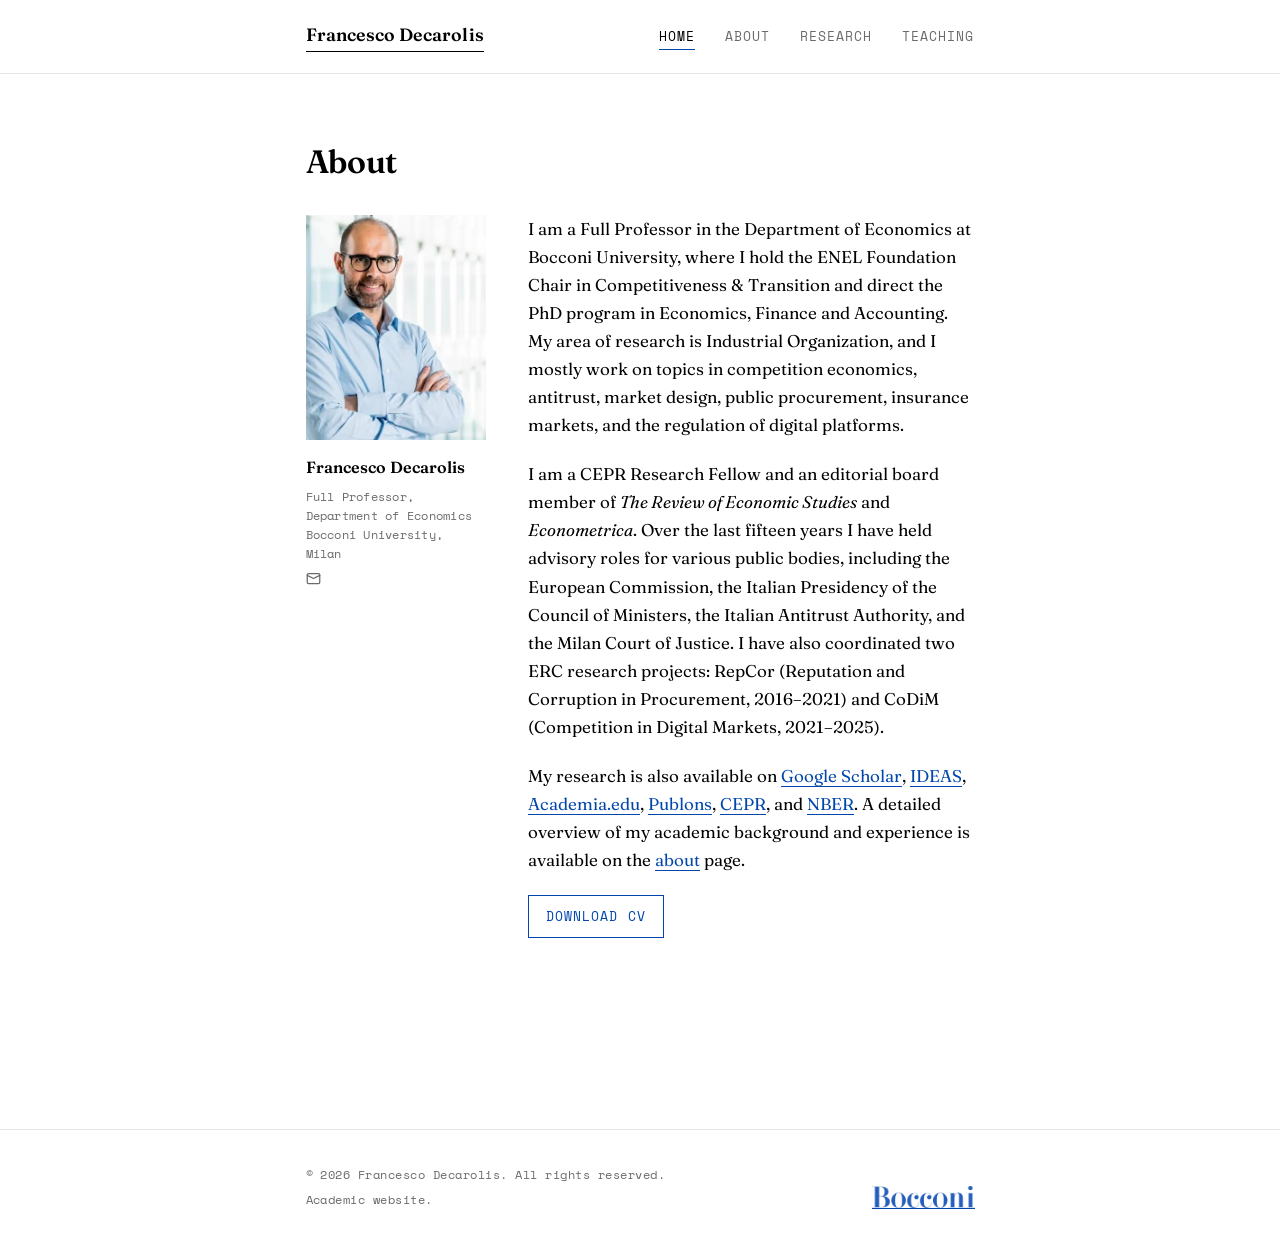
<file: index.html>
<!DOCTYPE html>
<html lang="en">
<head>
<meta charset="UTF-8">
<meta name="viewport" content="width=device-width, initial-scale=1.0">
<title>Francesco Decarolis</title>
<link rel="preconnect" href="https://fonts.googleapis.com">
<link rel="preconnect" href="https://fonts.gstatic.com" crossorigin>
<link rel="stylesheet" href="https://fonts.googleapis.com/css2?family=Fraunces:ital,opsz,wght@0,9..144,300..900;1,9..144,300..900&family=Space+Mono:wght@400;700&display=swap">
<link rel="stylesheet" href="styles.css">
</head>
<body>

<nav>
  <div class="container">
    <a href="index.html" class="logo">Francesco Decarolis</a>
    <ul class="nav-links">
      <li><a href="index.html" class="nav-link active">Home</a></li>
      <li><a href="bio.html" class="nav-link">About</a></li>
      <li><a href="research.html" class="nav-link">Research</a></li>
      <li><a href="teaching.html" class="nav-link">Teaching</a></li>
    </ul>
  </div>
</nav>

<main>
  <section class="container">
    <h1>About</h1>

    <div class="about-grid">
      <div class="about-photo-col">
        <div class="about-photo-wrap">
          <img src="decarolis.png" alt="Francesco Decarolis" loading="lazy" />
        </div>
        <div class="about-photo-meta">
          <strong>Francesco Decarolis</strong>
          Full Professor, Department of Economics<br>
          Bocconi University, Milan<br>
          <a href="mailto:francesco.decarolis@unibocconi.it" class="mail-icon" aria-label="Email Francesco Decarolis" title="francesco.decarolis@unibocconi.it">
            <svg xmlns="http://www.w3.org/2000/svg" width="15" height="15" viewBox="0 0 24 24" fill="none" stroke="currentColor" stroke-width="2" stroke-linecap="round" stroke-linejoin="round"><rect x="2" y="4" width="20" height="16" rx="2"/><path d="m22 7-10 5L2 7"/></svg>
          </a>
        </div>
      </div>

      <div class="about-text-col">
        <p>
          I am a Full Professor in the Department of Economics at Bocconi University, where I hold the
          ENEL Foundation Chair in Competitiveness &amp; Transition and direct the PhD program in
          Economics, Finance and Accounting. My area of research is Industrial Organization, and I mostly
          work on topics in competition economics, antitrust, market design, public procurement,
          insurance markets, and the regulation of digital platforms.
        </p>

        <p>
          I am a CEPR Research Fellow and an editorial board member of
          <em>The Review of Economic Studies</em> and <em>Econometrica</em>. Over the last fifteen years I
          have held advisory roles for various public bodies, including the European Commission, the
          Italian Presidency of the Council of Ministers, the Italian Antitrust Authority, and the Milan
          Court of Justice. I have also coordinated two ERC research projects: RepCor (Reputation and
          Corruption in Procurement, 2016&ndash;2021) and CoDiM (Competition in Digital Markets,
          2021&ndash;2025).
        </p>

        <p>
          My research is also available on
          <a href="https://scholar.google.com/citations?user=iTDmK6QAAAAJ&amp;hl=en" target="_blank" rel="noopener noreferrer">Google Scholar</a>,
          <a href="https://ideas.repec.org/f/pde612.html" target="_blank" rel="noopener noreferrer">IDEAS</a>,
          <a href="http://unibocconi.academia.edu/FrancescoDecarolis" target="_blank" rel="noopener noreferrer">Academia.edu</a>,
          <a href="https://publons.com/researcher/3377008/francesco-decarolis/" target="_blank" rel="noopener noreferrer">Publons</a>,
          <a href="https://hub.cepr.org" target="_blank" rel="noopener noreferrer">CEPR</a>, and
          <a href="https://www.nber.org/" target="_blank" rel="noopener noreferrer">NBER</a>.
          A detailed overview of my academic background and experience is available on the
          <a href="bio.html">about</a> page.
        </p>

        <p>
          <a href="CV_Decarolis.docx" target="_blank" rel="noopener noreferrer" class="cv-link">Download CV</a>
        </p>
      </div>
    </div>
  </section>
</main>

<footer>
  <div class="container">
    <div>
      <p>&copy; 2026 Francesco Decarolis. All rights reserved.</p>
      <p>Academic website.</p>
    </div>
    <a href="https://www.unibocconi.eu/" target="_blank" rel="noopener noreferrer" class="footer-logo" aria-label="Bocconi University">
      <img src="bocconi-logo.png" alt="Bocconi University" loading="lazy" />
    </a>
  </div>
</footer>

<script src="scripts.js"></script>
</body>
</html>
</file>
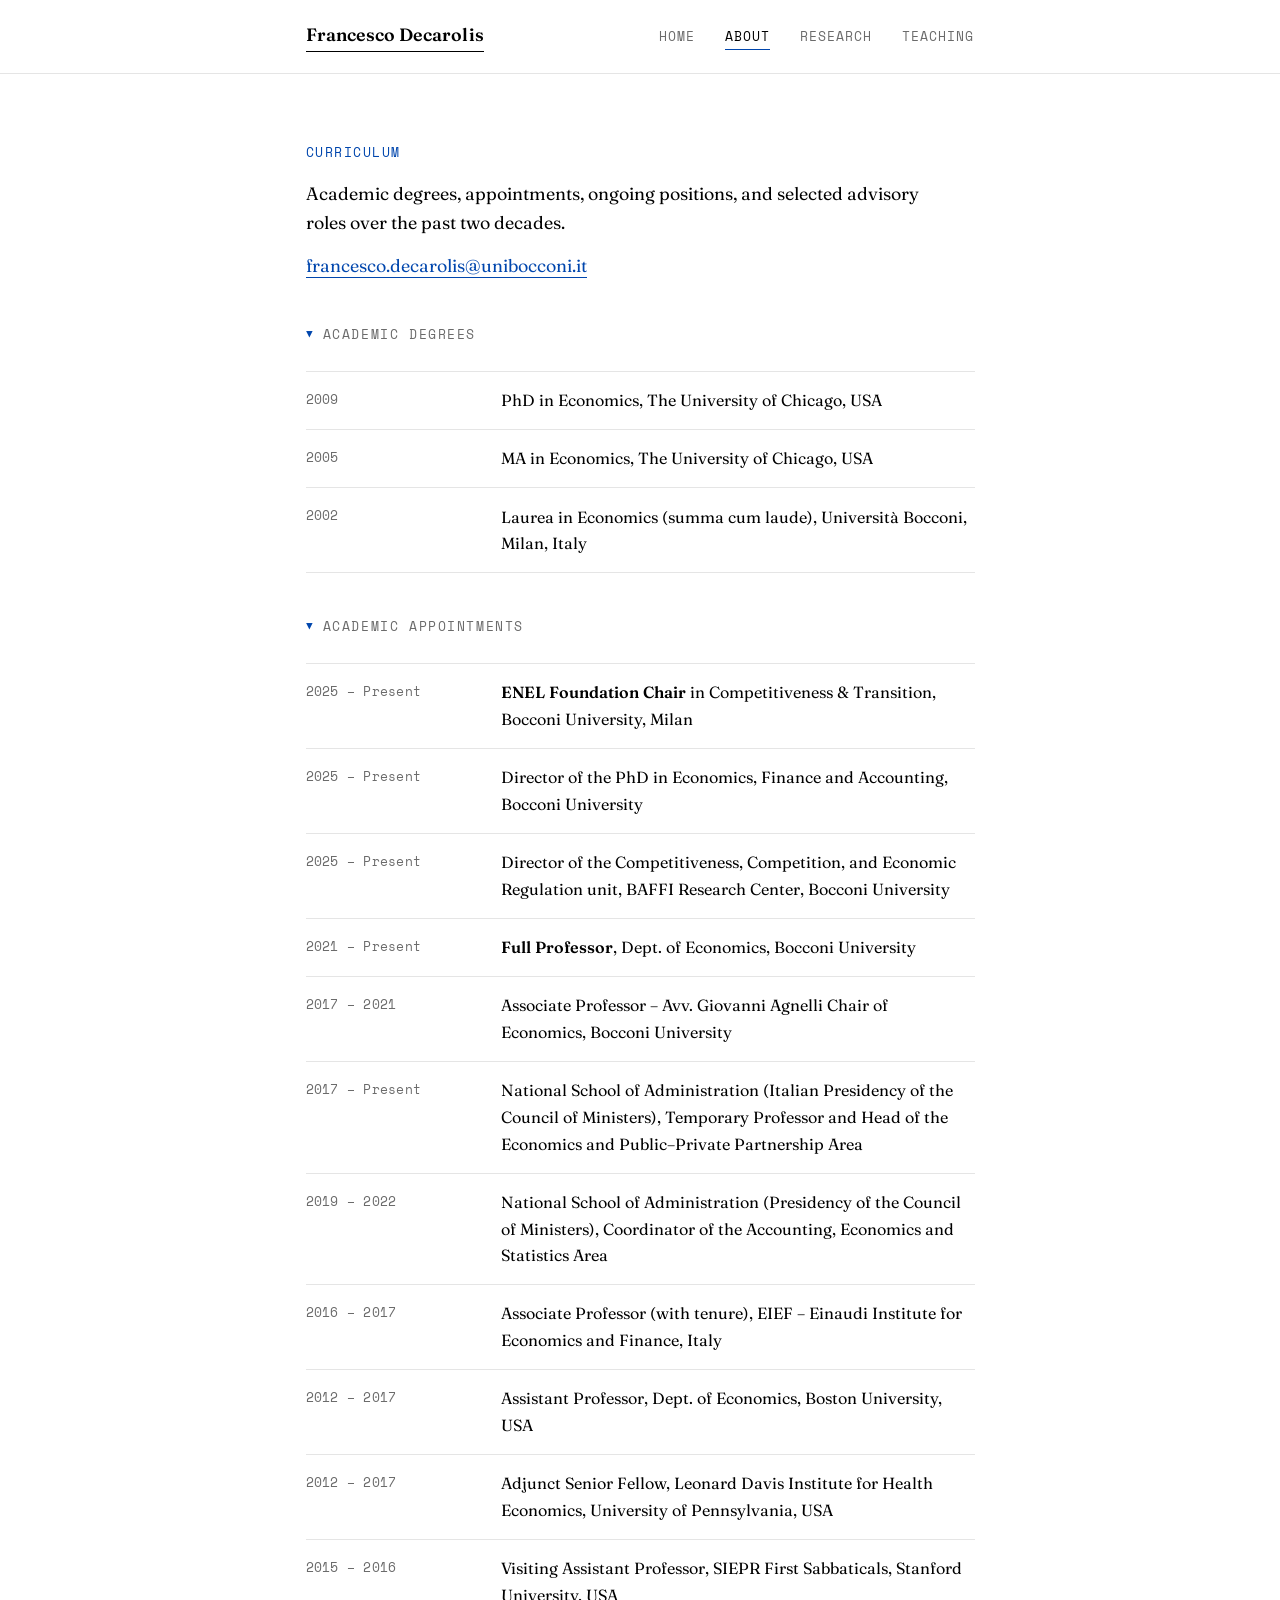
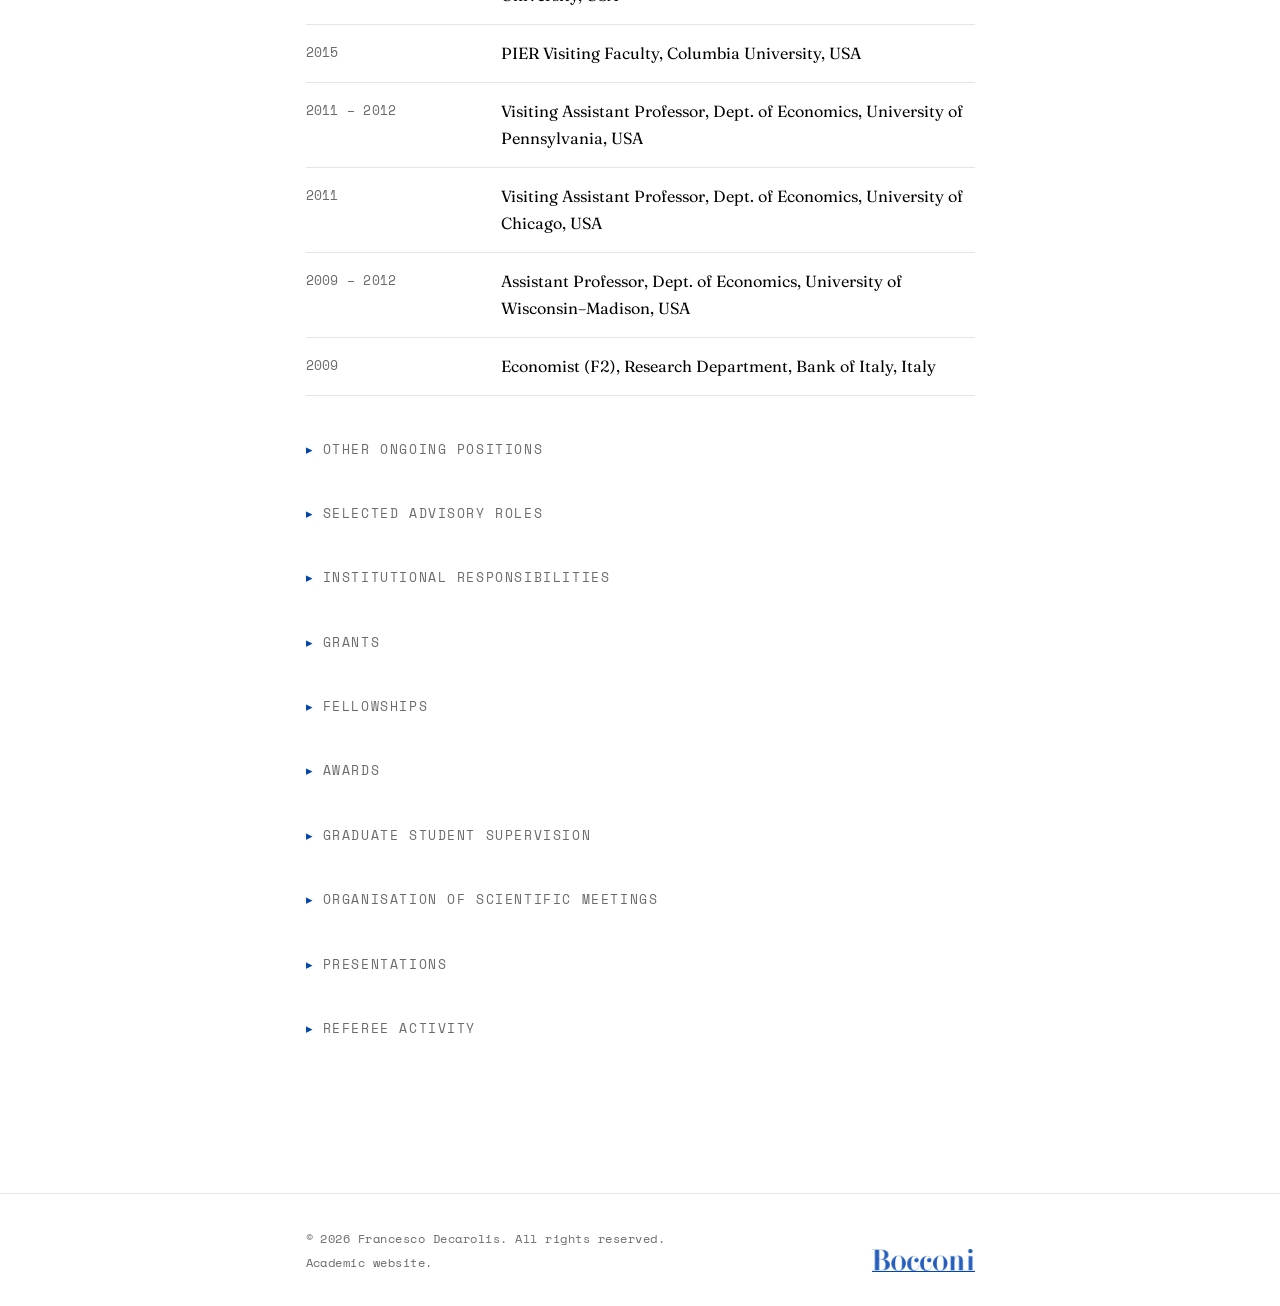
<file: bio.html>
<!DOCTYPE html>
<html lang="en">
<head>
<meta charset="UTF-8">
<meta name="viewport" content="width=device-width, initial-scale=1.0">
<title>About | Francesco Decarolis</title>
<link rel="preconnect" href="https://fonts.googleapis.com">
<link rel="preconnect" href="https://fonts.gstatic.com" crossorigin>
<link rel="stylesheet" href="https://fonts.googleapis.com/css2?family=Fraunces:ital,opsz,wght@0,9..144,300..900;1,9..144,300..900&family=Space+Mono:wght@400;700&display=swap">
<link rel="stylesheet" href="styles.css">
</head>
<body>

<nav>
  <div class="container">
    <a href="index.html" class="logo">Francesco Decarolis</a>
    <ul class="nav-links">
      <li><a href="index.html" class="nav-link">Home</a></li>
      <li><a href="bio.html" class="nav-link active">About</a></li>
      <li><a href="research.html" class="nav-link">Research</a></li>
      <li><a href="teaching.html" class="nav-link">Teaching</a></li>
    </ul>
  </div>
</nav>

<main>
  <section class="container page-hero">
    <span class="hero-eyebrow">Curriculum</span>
    <p>
      Academic degrees, appointments, ongoing positions, and selected advisory roles over the past two
      decades.
    </p>
    <p style="margin-top:0.75rem;">
      <a href="mailto:francesco.decarolis@unibocconi.it">francesco.decarolis@unibocconi.it</a>
    </p>
  </section>

  <!-- ============ DEGREES ============ -->
  <section class="container cv-section-wrap">
    <details class="cv-section" open>
      <summary class="section-title">Academic degrees</summary>
      <div class="cv-list">
        <div class="cv-row">
          <span class="cv-year">2009</span>
          <span class="cv-role">PhD in Economics, The University of Chicago, USA</span>
        </div>
        <div class="cv-row">
          <span class="cv-year">2005</span>
          <span class="cv-role">MA in Economics, The University of Chicago, USA</span>
        </div>
        <div class="cv-row">
          <span class="cv-year">2002</span>
          <span class="cv-role">Laurea in Economics (summa cum laude), Università Bocconi, Milan, Italy</span>
        </div>
      </div>
    </details>
  </section>

  <!-- ============ APPOINTMENTS ============ -->
  <section class="container cv-section-wrap">
    <details class="cv-section" open>
      <summary class="section-title">Academic appointments</summary>
      <div class="cv-list">
      <div class="cv-row">
        <span class="cv-year">2025 – Present</span>
        <span class="cv-role"><strong>ENEL Foundation Chair</strong> in Competitiveness &amp; Transition, Bocconi University, Milan</span>
      </div>
      <div class="cv-row">
        <span class="cv-year">2025 – Present</span>
        <span class="cv-role">Director of the PhD in Economics, Finance and Accounting, Bocconi University</span>
      </div>
      <div class="cv-row">
        <span class="cv-year">2025 – Present</span>
        <span class="cv-role">Director of the Competitiveness, Competition, and Economic Regulation unit, BAFFI Research Center, Bocconi University</span>
      </div>
      <div class="cv-row">
        <span class="cv-year">2021 – Present</span>
        <span class="cv-role"><strong>Full Professor</strong>, Dept. of Economics, Bocconi University</span>
      </div>
      <div class="cv-row">
        <span class="cv-year">2017 – 2021</span>
        <span class="cv-role">Associate Professor &ndash; Avv. Giovanni Agnelli Chair of Economics, Bocconi University</span>
      </div>
      <div class="cv-row">
        <span class="cv-year">2017 – Present</span>
        <span class="cv-role">National School of Administration (Italian Presidency of the Council of Ministers), Temporary Professor and Head of the Economics and Public&ndash;Private Partnership Area</span>
      </div>
      <div class="cv-row">
        <span class="cv-year">2019 – 2022</span>
        <span class="cv-role">National School of Administration (Presidency of the Council of Ministers), Coordinator of the Accounting, Economics and Statistics Area</span>
      </div>
      <div class="cv-row">
        <span class="cv-year">2016 – 2017</span>
        <span class="cv-role">Associate Professor (with tenure), EIEF &ndash; Einaudi Institute for Economics and Finance, Italy</span>
      </div>
      <div class="cv-row">
        <span class="cv-year">2012 – 2017</span>
        <span class="cv-role">Assistant Professor, Dept. of Economics, Boston University, USA</span>
      </div>
      <div class="cv-row">
        <span class="cv-year">2012 – 2017</span>
        <span class="cv-role">Adjunct Senior Fellow, Leonard Davis Institute for Health Economics, University of Pennsylvania, USA</span>
      </div>
      <div class="cv-row">
        <span class="cv-year">2015 – 2016</span>
        <span class="cv-role">Visiting Assistant Professor, SIEPR First Sabbaticals, Stanford University, USA</span>
      </div>
      <div class="cv-row">
        <span class="cv-year">2015</span>
        <span class="cv-role">PIER Visiting Faculty, Columbia University, USA</span>
      </div>
      <div class="cv-row">
        <span class="cv-year">2011 – 2012</span>
        <span class="cv-role">Visiting Assistant Professor, Dept. of Economics, University of Pennsylvania, USA</span>
      </div>
      <div class="cv-row">
        <span class="cv-year">2011</span>
        <span class="cv-role">Visiting Assistant Professor, Dept. of Economics, University of Chicago, USA</span>
      </div>
      <div class="cv-row">
        <span class="cv-year">2009 – 2012</span>
        <span class="cv-role">Assistant Professor, Dept. of Economics, University of Wisconsin&ndash;Madison, USA</span>
      </div>
      <div class="cv-row">
        <span class="cv-year">2009</span>
        <span class="cv-role">Economist (F2), Research Department, Bank of Italy, Italy</span>
      </div>
      </div>
    </details>
  </section>

  <!-- ============ OTHER ONGOING POSITIONS ============ -->
  <section class="container cv-section-wrap">
    <details class="cv-section">
      <summary class="section-title">Other ongoing positions</summary>
      <div class="cv-list">
      <div class="cv-row">
        <span class="cv-year">2026 – Present</span>
        <span class="cv-role">Member, The Rhine Group</span>
      </div>
      <div class="cv-row">
        <span class="cv-year">2026 – Present</span>
        <span class="cv-role">Member, Expert Group of the Ministry of Economics &amp; Finance, Italy</span>
      </div>
      <div class="cv-row">
        <span class="cv-year">2026 – Present</span>
        <span class="cv-role">Member, Academic Advisory Council, Institute of New Structural Economics, Peking University, Beijing</span>
      </div>
      <div class="cv-row">
        <span class="cv-year">2025 – Present</span>
        <span class="cv-role"><em>Econometrica</em>, editorial board member</span>
      </div>
      <div class="cv-row">
        <span class="cv-year">2024 – Present</span>
        <span class="cv-role">Scientific Board member, AIRIA &ndash; Association for Artificial Intelligence Regulation, Milan</span>
      </div>
      <div class="cv-row">
        <span class="cv-year">2021 – Present</span>
        <span class="cv-role">Executive Committee member, European Association for Research in Industrial Economics (EARIE), London</span>
      </div>
      <div class="cv-row">
        <span class="cv-year">2021 – 2025</span>
        <span class="cv-role">European Research Council, Coordinator of the project <em>Competition in Digital Markets</em> (CoDiM)</span>
      </div>
      <div class="cv-row">
        <span class="cv-year">2019 – Present</span>
        <span class="cv-role"><em>Review of Economic Studies</em>, editorial board member</span>
      </div>
      <div class="cv-row">
        <span class="cv-year">2016 – 2021</span>
        <span class="cv-role">European Research Council, Coordinator of the project <em>Reputation and Corruption in Procurement</em> (RepCor)</span>
      </div>
      <div class="cv-row">
        <span class="cv-year">2015 – Present</span>
        <span class="cv-role">CEPR, Research Fellow, UK</span>
      </div>
      </div>
    </details>
  </section>

  <!-- ============ ADVISORY ROLES ============ -->
  <section class="container cv-section-wrap">
    <details class="cv-section">
      <summary class="section-title">Selected advisory roles</summary>
      <div class="cv-list">
      <div class="cv-row">
        <span class="cv-year">2026</span>
        <span class="cv-role">Agnelli Chair of Italian Culture, Peking University, Beijing</span>
      </div>
      <div class="cv-row">
        <span class="cv-year">2025</span>
        <span class="cv-role">Visiting Fellow, Becker-Friedman Institute, University of Chicago</span>
      </div>
      <div class="cv-row">
        <span class="cv-year">2025 – 2026</span>
        <span class="cv-role">European Committee of the Regions, ECON Commission &ndash; Opinion on the Public Procurement reform, Expert for the Rapporteur</span>
      </div>
      <div class="cv-row">
        <span class="cv-year">2023 – 2025</span>
        <span class="cv-role">Board member, Association for Competition Economics, Brussels</span>
      </div>
      <div class="cv-row">
        <span class="cv-year">2022 – Present</span>
        <span class="cv-role">Arbiter, Register of the Arbiter&rsquo;s Chamber of the Italian Anticorruption Authority, Rome</span>
      </div>
      <div class="cv-row">
        <span class="cv-year">2022 – Present</span>
        <span class="cv-role">Expert witness, Register of Court Experts, Milan Civil Court</span>
      </div>
      <div class="cv-row">
        <span class="cv-year">2021 – 2023</span>
        <span class="cv-role">Observatory on the Online Platform Economy (DG CNECT, European Commission), Head of the Online Advertising Group</span>
      </div>
      <div class="cv-row">
        <span class="cv-year">2021</span>
        <span class="cv-role">Working Group member, IRPA &ndash; Istituto di Ricerche sulla Pubblica Amministrazione, Rome</span>
      </div>
      <div class="cv-row">
        <span class="cv-year">2019 – 2023</span>
        <span class="cv-role"><em>Journal of the European Economic Association</em>, associate editor</span>
      </div>
      <div class="cv-row">
        <span class="cv-year">2022</span>
        <span class="cv-role">Special Commission of the State Council for the reform of the Public Contract Law (Italian Presidency of the Council of Ministers), member</span>
      </div>
      <div class="cv-row">
        <span class="cv-year">2019 – 2021</span>
        <span class="cv-role">Commissioner for the 2021 World Ski Championship (Cortina 2021), expert</span>
      </div>
      <div class="cv-row">
        <span class="cv-year">2019 – 2021</span>
        <span class="cv-role">SOSE S.p.A. (Soluzioni per il Sistema Economico, public company held by the Italian Ministry of Economy and Finance), scientific committee member</span>
      </div>
      <div class="cv-row">
        <span class="cv-year">2017 – 2020</span>
        <span class="cv-role">Economic Advisory Group on Competition Policy, European Commission &ndash; DG COMP, group member</span>
      </div>
      <div class="cv-row">
        <span class="cv-year">2016 – 2018</span>
        <span class="cv-role">Faculty Research Fellow, NBER, Cambridge</span>
      </div>
      <div class="cv-row">
        <span class="cv-year">2016</span>
        <span class="cv-role">AGCM (Italian Antitrust Authority), econometric advisor</span>
      </div>
      <div class="cv-row">
        <span class="cv-year">2015</span>
        <span class="cv-role">Chief Economist Team, European Commission &ndash; DG COMP, econometric advisor</span>
      </div>
      </div>
    </details>
  </section>

  <!-- ============ INSTITUTIONAL RESPONSIBILITIES ============ -->
  <section class="container cv-section-wrap">
    <details class="cv-section">
      <summary class="section-title">Institutional responsibilities</summary>
      <div class="cv-list">
        <div class="cv-row">
          <span class="cv-year">2023 &amp; 2025</span>
          <span class="cv-role">Head of the PhD Candidates Placement &amp; member of the Junior Market Hiring Committee, Bocconi University</span>
        </div>
        <div class="cv-row">
          <span class="cv-year">2021 – 2022</span>
          <span class="cv-role">Head of the Junior Hiring Committee, Bocconi University</span>
        </div>
        <div class="cv-row">
          <span class="cv-year">2021 – 2022</span>
          <span class="cv-role">Head of the PhD Candidates Placement, Bocconi University</span>
        </div>
        <div class="cv-row">
          <span class="cv-year">2018 – 2022</span>
          <span class="cv-role">Co-organizer, Microeconomics Seminar and Workshop, Bocconi University</span>
        </div>
        <div class="cv-row">
          <span class="cv-year">2018 – 2019</span>
          <span class="cv-role">Junior Faculty Recruiting Committee, Bocconi University</span>
        </div>
        <div class="cv-row">
          <span class="cv-year">2016 – 2017</span>
          <span class="cv-role">Co-organizer, Microeconomics Seminar and Workshop, EIEF</span>
        </div>
        <div class="cv-row">
          <span class="cv-year">2016 – 2017</span>
          <span class="cv-role">Junior Faculty Recruiting Committee, EIEF</span>
        </div>
        <div class="cv-row">
          <span class="cv-year">2012 – 2015</span>
          <span class="cv-role">Co-organizer, Microeconomics Seminar and Workshop, Boston University</span>
        </div>
        <div class="cv-row">
          <span class="cv-year">2012 – 2015</span>
          <span class="cv-role">Junior Faculty Recruiting Committee, Boston University</span>
        </div>
        <div class="cv-row">
          <span class="cv-year">2012 – 2015</span>
          <span class="cv-role">Undergraduate Teaching Committee, Boston University</span>
        </div>
        <div class="cv-row">
          <span class="cv-year">2009 – 2011</span>
          <span class="cv-role">PhD Program Admissions Committee, University of Wisconsin&ndash;Madison</span>
        </div>
      </div>
    </details>
  </section>

  <!-- ============ GRANTS ============ -->
  <section class="container cv-section-wrap">
    <details class="cv-section">
      <summary class="section-title">Grants</summary>
      <div class="cv-list">
        <div class="cv-row">
          <span class="cv-year">2024 – 2026</span>
          <span class="cv-role">PRIN (2022 S5RC7R): <em>Algorithms and Economic Choices</em></span>
        </div>
        <div class="cv-row">
          <span class="cv-year">2021 – 2025</span>
          <span class="cv-role">European Research Council, Consolidator Grant: <em>Competition in Digital Markets</em></span>
        </div>
        <div class="cv-row">
          <span class="cv-year">2019 – 2022</span>
          <span class="cv-role">PRIN (2017 TMFPSH): <em>The Impact of Algorithms on Prices in Online Marketplaces</em></span>
        </div>
        <div class="cv-row">
          <span class="cv-year">2016 – 2020</span>
          <span class="cv-role">European Research Council, Starting Grant: <em>Reputation and Corruption in Procurement</em></span>
        </div>
        <div class="cv-row">
          <span class="cv-year">2013 – 2015</span>
          <span class="cv-role">National Science Foundation (# SES-1357705): <em>Supply Side Behavior in Medicare Part D</em></span>
        </div>
        <div class="cv-row">
          <span class="cv-year">2011 – 2012</span>
          <span class="cv-role">Sloan Foundation (# 2011-5-23 ECON): <em>The Role of Public Subsidies in Medicare Part D</em></span>
        </div>
      </div>
    </details>
  </section>

  <!-- ============ FELLOWSHIPS ============ -->
  <section class="container cv-section-wrap">
    <details class="cv-section">
      <summary class="section-title">Fellowships</summary>
      <div class="cv-list">
        <div class="cv-row">
          <span class="cv-year">2013 – 2014</span>
          <span class="cv-role">Junior Fellow, Hariri Institute, Boston University</span>
        </div>
        <div class="cv-row">
          <span class="cv-year">2009 – 2010</span>
          <span class="cv-role">Shoemaker Fellowship, University of Wisconsin&ndash;Madison</span>
        </div>
        <div class="cv-row">
          <span class="cv-year">2008 – 2009</span>
          <span class="cv-role">Economic Research Fellowship, Bank of Italy</span>
        </div>
        <div class="cv-row">
          <span class="cv-year">2007 – 2008</span>
          <span class="cv-role">H. Morgenthau Memorial Fund (Dissertation Fellowship), University of Chicago</span>
        </div>
        <div class="cv-row">
          <span class="cv-year">2005 – 2006</span>
          <span class="cv-role">Felice Gianani Scholarship, Associazione Bancaria Italiana</span>
        </div>
        <div class="cv-row">
          <span class="cv-year">2003 – 2007</span>
          <span class="cv-role">University Unendowed Fellowship/Scholarship, University of Chicago</span>
        </div>
        <div class="cv-row">
          <span class="cv-year">2003 – 2005</span>
          <span class="cv-role">Post Graduate Scholarship, Università Bocconi</span>
        </div>
      </div>
    </details>
  </section>

  <!-- ============ AWARDS ============ -->
  <section class="container cv-section-wrap">
    <details class="cv-section">
      <summary class="section-title">Awards</summary>
      <div class="cv-list">
        <div class="cv-row">
          <span class="cv-year">2026</span>
          <span class="cv-role">Jerry S. Cohen Memorial Fund Writing Award for Antitrust Scholarship &ndash; Best Antitrust Publication of 2025 on Remedies, for &ldquo;Competition and Defaults in Online Search&rdquo;</span>
        </div>
        <div class="cv-row">
          <span class="cv-year">2017</span>
          <span class="cv-role"><em>American Economic Review</em>, Excellence in Refereeing Award</span>
        </div>
        <div class="cv-row">
          <span class="cv-year">2017</span>
          <span class="cv-role"><em>Economic Journal</em>, Certificate of Exceptional Contribution in Reviewing</span>
        </div>
        <div class="cv-row">
          <span class="cv-year">2017</span>
          <span class="cv-role">NET Institute Award for &ldquo;Online Auctions and Digital Marketing Agencies&rdquo; (with M. Goldmanis, A. Penta, and G. Rovigatti)</span>
        </div>
        <div class="cv-row">
          <span class="cv-year">2016</span>
          <span class="cv-role"><em>American Economic Review</em>, Excellence in Refereeing Award</span>
        </div>
        <div class="cv-row">
          <span class="cv-year">2015</span>
          <span class="cv-role"><em>International Journal of Industrial Organization</em>, Certificate of Excellence in Reviewing</span>
        </div>
        <div class="cv-row">
          <span class="cv-year">2015</span>
          <span class="cv-role">John Heinz Dissertation Award, for &ldquo;Welfare Effects of Supply-Side Regulations in Medicare Part D&rdquo; (with M. Polyakova and S. Ryan), as part of M. Polyakova&rsquo;s PhD dissertation</span>
        </div>
        <div class="cv-row">
          <span class="cv-year">2013</span>
          <span class="cv-role">NET Institute Award for &ldquo;Common Agency and Coordinated Bids in Sponsored Search Auctions&rdquo; (with M. Goldmanis and A. Penta)</span>
        </div>
        <div class="cv-row">
          <span class="cv-year">2013</span>
          <span class="cv-role">Neu Family Award, Boston University, for &ldquo;Medicare Part D: Are Insurers Gaming the Low Income Subsidy Design?&rdquo;</span>
        </div>
        <div class="cv-row">
          <span class="cv-year">2004</span>
          <span class="cv-role">Young Economist Award, European Economic Association, for &ldquo;Economic Effects of Democracy&rdquo;</span>
        </div>
        <div class="cv-row">
          <span class="cv-year">2003</span>
          <span class="cv-role">Angelo Costa Award, Rivista di Politica Economica, for &ldquo;Economic Effects of Democracy&rdquo; (best Italian BA thesis in Economics)</span>
        </div>
        <div class="cv-row">
          <span class="cv-year">2003</span>
          <span class="cv-role">Bocconi Gold Medal</span>
        </div>
      </div>
    </details>
  </section>

  <!-- ============ GRADUATE STUDENT SUPERVISION ============ -->
  <section class="container cv-section-wrap">
    <details class="cv-section">
      <summary class="section-title">Graduate student supervision</summary>
      <div class="cv-list">
        <div class="cv-row">
          <span class="cv-year">Postdocs</span>
          <span class="cv-role">Muxin Li (ongoing); Miguel Risco (ongoing); Young Jun Lee (2024, Korea Institute for International Economic Policy); Ksenia Shakhgildyan (2023, Bocconi University); Lorenzo Castellani (2019, LUISS University)</span>
        </div>
        <div class="cv-row">
          <span class="cv-year">PhD students</span>
          <span class="cv-role">Mahyar Habibi (2025, Lyft); Yongwei Nian (2024, Peking University); Giovanni Morzenti (2023, Analysis Group); Angelo D&rsquo;Andrea (2022, Bank of Italy); Andrey Tkachenko (2022, Nazarbayev University); Bruno Martins (2019, Analysis Group); Hao Yu Zhou (2018, PNC Investments); Leonardo Giuffrida (2018, ZEW Mannheim); Gabriele Rovigatti (2018, Bank of Italy); Calvin Luscombe (2017, Amazon); Andrea Guglielmo (2016, Analysis Group, Boston); Jiaxuan Li (2016, Amazon); Nathaniel Young (2015, European Bank for Reconstruction and Development); Yang Li (2014, Santander Bank); Sonal Vats (2014, Eastern Connecticut University); Nicola Branzoli (2013, Bank of Italy); Myongjin Kim (2013, University of Oklahoma)</span>
        </div>
      </div>
    </details>
  </section>

  <!-- ============ ORGANISATION OF SCIENTIFIC MEETINGS ============ -->
  <section class="container cv-section-wrap">
    <details class="cv-section">
      <summary class="section-title">Organisation of scientific meetings</summary>
      <div class="cv-list">
        <div class="cv-row">
          <span class="cv-year">2023</span>
          <span class="cv-role">European Economic Association (Annual Conference, Barcelona), Chair for the Scientific Program Committee; Regulating the Digital Economy Conference, Yale-TSE, Chair of the Digital Advertising Arm</span>
        </div>
        <div class="cv-row">
          <span class="cv-year">2021</span>
          <span class="cv-role">European Economic Association (Annual Conference, Copenhagen), Lead Coordinator for Industrial Organization; EARIE, member of the Scientific Committee</span>
        </div>
        <div class="cv-row">
          <span class="cv-year">2020</span>
          <span class="cv-role">European Economic Association (Annual Conference, Rotterdam), Lead Coordinator for Industrial Organization</span>
        </div>
        <div class="cv-row">
          <span class="cv-year">2019</span>
          <span class="cv-role">4th Rome Junior Conference on Applied Microeconomics, EIEF (co-organized)</span>
        </div>
        <div class="cv-row">
          <span class="cv-year">2018</span>
          <span class="cv-role">3rd Rome Junior Conference on Applied Microeconomics, EIEF (co-organized)</span>
        </div>
        <div class="cv-row">
          <span class="cv-year">2017</span>
          <span class="cv-role">2nd Rome Junior Conference on Applied Microeconomics, EIEF (co-organized); Local Organizing Committee member, 2017 iHEA World Congress, Boston University</span>
        </div>
        <div class="cv-row">
          <span class="cv-year">2016</span>
          <span class="cv-role">1st Rome Junior Conference on Applied Microeconomics, EIEF (co-organized)</span>
        </div>
        <div class="cv-row">
          <span class="cv-year">2013</span>
          <span class="cv-role">Gaming and Learning in Incentive Systems II, Boston University (co-organized)</span>
        </div>
      </div>
    </details>
  </section>

  <!-- ============ PRESENTATIONS ============ -->
  <section class="container cv-section-wrap">
    <details class="cv-section">
      <summary class="section-title">Presentations</summary>
      <p style="font-family:var(--font-mono);font-size:0.75rem;color:var(--color-muted);letter-spacing:0.03em;margin-top:1.5rem;">Invited seminars (since 2018)</p>
      <p style="margin-top:0.6rem;font-size:0.92rem;color:var(--color-text);">
        Peking University, Hong Kong University, Fudan University, National University of Singapore, Tsinghua University, Paris School of Economics, Sciences Po, Paris Digital Economics, IMT Lucca, Columbia University, University of Tel Aviv, Competition &amp; Markets Authority, DG Competition (European Commission), Stanford University, University of Virginia, University College London, Higher School of Economics&ndash;Moscow, University of Rome Tor Vergata, AREL, Coller School of Management (Tel Aviv University), MIT Sloan School of Management, Columbia Business School, The Wharton School (UPenn), Duke Fuqua School of Business, Mannheim University, CERGE-EI Prague, Banca d&rsquo;Italia, Ufficio Parlamentare di Bilancio, Cambridge University &ndash; Judge Business School, McGill University, University of Montreal, Imperial College London, ZEW Mannheim, London School of Economics, Toulouse School of Economics, Universitat Pompeu Fabra, University of Oslo, University of Pisa, Università Statale di Milano (Transcrime).
      </p>
      <p style="font-family:var(--font-mono);font-size:0.75rem;color:var(--color-muted);letter-spacing:0.03em;margin-top:2rem;">Conferences &amp; workshops (since 2018)</p>
      <p style="margin-top:0.6rem;font-size:0.92rem;color:var(--color-text);">
        Platform Strategy Symposium (BU Questrom), NBER Economics of Regulation, TSE&ndash;Yale Digital Economy Conference, Jemolo&ndash;Avvocatura Generale dello Stato (Nuovo Codice degli Appalti), Japanese Ministry of Economy, Trade and Industry (METI) Platform Economics Study Group, NBER Summer Institute &ndash; Digital Economy, EARIE (plenary lecture), Sole 24 Ore (Riforma del Codice degli Appalti Pubblici), ASSA Meetings, MACCI Annual Conference, Southern Economic Association (Presidential Sessions), Oxford Development Conference, Toulouse School of Economics Digital Economics Conference, NBER Organizational Economics Working Group Meeting, NBER Winter Meetings (joint IO and Insurance working groups session, discussant), CIREQ Montreal Applied Economics Conference.
      </p>
    </details>
  </section>

  <!-- ============ REFEREE ============ -->
  <section class="container cv-section-wrap">
    <details class="cv-section">
      <summary class="section-title">Referee activity</summary>
      <p style="margin-top:1.5rem;font-size:0.92rem;color:var(--color-text);">
        American Economic Review, Econometrica, Journal of Political Economy, Quarterly Journal of Economics, Review of Economic Studies, International Economic Review, American Economic Review: Insights, Theoretical Economics, American Economic Journal: Applied Economics, American Economic Journal: Economic Policy, American Economic Journal: Microeconomics, RAND Journal of Economics, Journal of Health Economics, Review of Economics and Statistics, International Journal of Industrial Organization, Journal of Industrial Economics, European Economic Review, Journal of Public Economics, Journal of Economics &amp; Management Strategy, Management Science, Journal of Applied Econometrics, Journal of Economic Behavior &amp; Organization, European Journal of Political Economy, Journal of Institutional and Theoretical Economics, Journal of Law, Economics, and Organization, Review of Economic Design, Operations Research, American Journal of Agricultural Economics, Industrial and Corporate Change, Scandinavian Journal of Economics, Mercato Concorrenza e Regole, Economic Inquiry, Journal of Law &amp; Economics, Strategic Management Journal, Review of Industrial Organization, Journal of Strategic Contracting and Negotiation, Southern Economic Journal, International Journal of Public Administration; plus National Science Foundation, VQR Italy, World Bank DIME Concept Notes, and Rivista Trimestrale di Diritto Pubblico.
      </p>
    </details>
  </section>

</main>

<footer>
  <div class="container">
    <div>
      <p>&copy; 2026 Francesco Decarolis. All rights reserved.</p>
      <p>Academic website.</p>
    </div>
    <a href="https://www.unibocconi.eu/" target="_blank" rel="noopener noreferrer" class="footer-logo" aria-label="Bocconi University">
      <img src="bocconi-logo.png" alt="Bocconi University" loading="lazy" />
    </a>
  </div>
</footer>

<script src="scripts.js"></script>
</body>
</html>
</file>
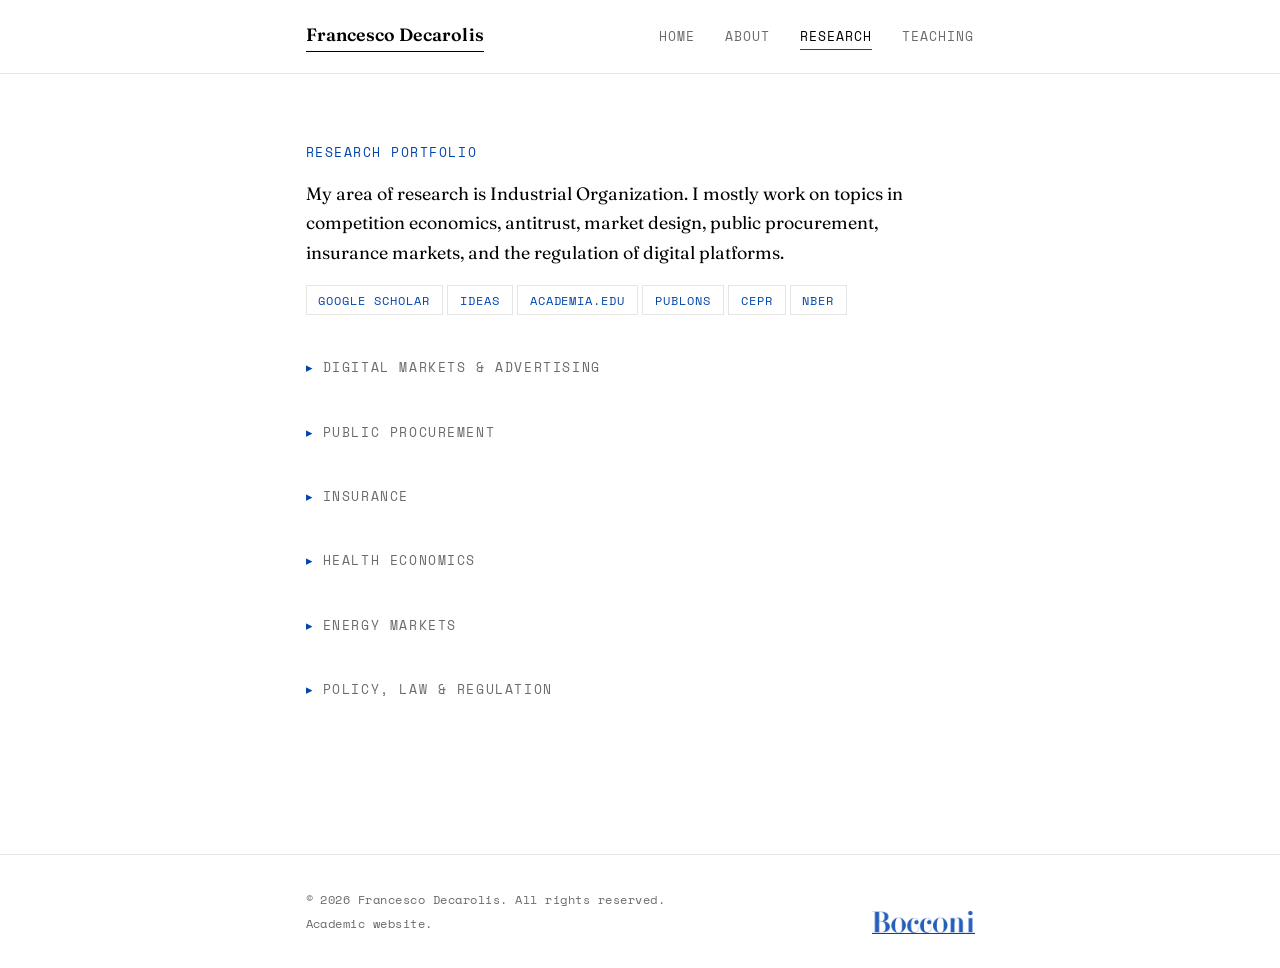
<file: research.html>
<!DOCTYPE html>
<html lang="en">
<head>
<meta charset="UTF-8">
<meta name="viewport" content="width=device-width, initial-scale=1.0">
<title>Research | Francesco Decarolis</title>
<link rel="preconnect" href="https://fonts.googleapis.com">
<link rel="preconnect" href="https://fonts.gstatic.com" crossorigin>
<link rel="stylesheet" href="https://fonts.googleapis.com/css2?family=Fraunces:ital,opsz,wght@0,9..144,300..900;1,9..144,300..900&family=Space+Mono:wght@400;700&display=swap">
<link rel="stylesheet" href="styles.css">
</head>
<body>

<nav>
  <div class="container">
    <a href="index.html" class="logo">Francesco Decarolis</a>
    <ul class="nav-links">
      <li><a href="index.html" class="nav-link">Home</a></li>
      <li><a href="bio.html" class="nav-link">About</a></li>
      <li><a href="research.html" class="nav-link active">Research</a></li>
      <li><a href="teaching.html" class="nav-link">Teaching</a></li>
    </ul>
  </div>
</nav>

<main>
  <section class="container page-hero">
    <span class="hero-eyebrow">Research portfolio</span>
    <p>
      My area of research is Industrial Organization. I mostly work on topics in competition economics,
      antitrust, market design, public procurement, insurance markets, and the regulation of digital
      platforms.
    </p>
    <p class="research-links" style="margin-top:1rem;">
      <a class="paper-link" href="https://scholar.google.com/citations?user=iTDmK6QAAAAJ&amp;hl=en" target="_blank" rel="noopener noreferrer">Google Scholar</a>
      <a class="paper-link" href="https://ideas.repec.org/f/pde612.html" target="_blank" rel="noopener noreferrer">IDEAS</a>
      <a class="paper-link" href="http://unibocconi.academia.edu/FrancescoDecarolis" target="_blank" rel="noopener noreferrer">Academia.edu</a>
      <a class="paper-link" href="https://publons.com/researcher/3377008/francesco-decarolis/" target="_blank" rel="noopener noreferrer">Publons</a>
      <a class="paper-link" href="https://hub.cepr.org" target="_blank" rel="noopener noreferrer">CEPR</a>
      <a class="paper-link" href="https://www.nber.org/" target="_blank" rel="noopener noreferrer">NBER</a>
    </p>
  </section>

  <!-- ============ DIGITAL MARKETS & ADVERTISING ============ -->
  <section class="container cv-section-wrap">
    <details class="cv-section">
      <summary class="section-title">Digital markets &amp; advertising</summary>
      <ol class="pub-list">
        <li><span class="pub-title"><a href="https://cepr.org/publications/dp22078" target="_blank" rel="noopener noreferrer">Consent and Choice: Experimental Evidence on User Behavior at Consent Banners</a></span><span class="pub-sep"> — </span><span class="pub-authors">with C. Firullo, C. Cheyre, and A. Acquisti</span><span class="pub-sep">, </span><span class="pub-venue">CEPR Discussion Paper 22078</span>.</li>
        <li><span class="pub-title"><a href="https://cepr.org/publications/dp22077" target="_blank" rel="noopener noreferrer">Matching in Vertical Markets: Evidence from the Digital Advertising Industry</a></span><span class="pub-sep"> — </span><span class="pub-authors">with A. Chiantello, M. Goldmanis, A. Penta, and K. Shakhgildyan</span><span class="pub-sep">, </span><span class="pub-venue">CEPR Discussion Paper 22077</span>.</li>
        <li><span class="pub-title"><a href="https://cepr.org/publications/dp20668" target="_blank" rel="noopener noreferrer">Gatekeepers and Self-Preferencing: Incentives and Welfare Trade-offs in Two-Sided Markets</a></span><span class="pub-sep"> — </span><span class="pub-authors">with M. Li</span><span class="pub-sep">, </span><span class="pub-venue">CEPR Discussion Paper 20668</span>.</li>
        <li><span class="pub-title"><a href="https://cepr.org/publications/dp19983" target="_blank" rel="noopener noreferrer">Algorithmic Competition and Informational Advantage in Digital Markets: Evidence from Search Auctions</a></span><span class="pub-sep"> — </span><span class="pub-authors">with G. Rovigatti, M. Rovigatti, T. Pellegrinetti, and K. Shakhgildyan</span><span class="pub-sep">, </span><span class="pub-venue">CEPR Discussion Paper 19983; R&amp;R, American Economic Journal: Microeconomics</span>.</li>
        <li><span class="pub-title"><a href="https://cepr.org/publications/dp18009" target="_blank" rel="noopener noreferrer">Artificial Intelligence &amp; Data Obfuscation: Algorithmic Competition in Digital Ad Auctions</a></span><span class="pub-sep"> — </span><span class="pub-authors">with G. Rovigatti, M. Rovigatti, and K. Shakhgildyan</span><span class="pub-sep">, </span><span class="pub-venue">CEPR Discussion Paper 18009</span>.</li>
        <li><span class="pub-title"><a href="https://cepr.org/publications/dp17779" target="_blank" rel="noopener noreferrer">Competition and Defaults in Online Search</a></span><span class="pub-sep"> — </span><span class="pub-authors">with M. Li and F. Paternollo</span><span class="pub-sep">, </span><span class="pub-venue">American Economic Journal: Microeconomics, Vol. 17, no. 3, 2025, pp. 1–46; winner, Jerry S. Cohen Memorial Fund Writing Award for Antitrust Scholarship (Best Antitrust Publication of 2025 on Remedies)</span>.</li>
        <li><span class="pub-title"><a href="https://www.sciencedirect.com/science/article/pii/S0167718723000644" target="_blank" rel="noopener noreferrer">Regulating Online Search in the EU: From the Android Case to the Digital Markets Act and the Digital Services Act</a></span><span class="pub-sep"> — </span><span class="pub-authors">with M. Li</span><span class="pub-sep">, </span><span class="pub-venue">International Journal of Industrial Organization, Vol. 90, September 2023</span>.</li>
        <li><span class="pub-title"><a href="https://doi.org/10.1111/joie.12331" target="_blank" rel="noopener noreferrer">Bid Coordination in Sponsored Search Auctions: Detection Methodology and Empirical Analysis</a></span><span class="pub-sep"> — </span><span class="pub-authors">with M. Goldmanis, A. Penta, and K. Shakhgildyan</span><span class="pub-sep">, </span><span class="pub-venue">Journal of Industrial Economics, Vol. 71, no. 2, June 2023, pp. 570–592</span>.</li>
        <li><span class="pub-title"><a href="https://www.aeaweb.org/articles?id=10.1257/aer.20190811" target="_blank" rel="noopener noreferrer">From Mad Men to Maths Men: Concentration and Buyer Power in Online Advertising</a></span><span class="pub-sep"> — </span><span class="pub-authors">with G. Rovigatti</span><span class="pub-sep">, </span><span class="pub-venue">American Economic Review, Vol. 111, no. 10, 2021</span>.</li>
        <li><span class="pub-title"><a href="https://repositori.upf.edu/bitstream/handle/10230/45339/penta_managscience_mark.pdf" target="_blank" rel="noopener noreferrer">Marketing Agencies and Collusive Bidding in Online Ad Auctions</a></span><span class="pub-sep"> — </span><span class="pub-authors">with M. Goldmanis and A. Penta</span><span class="pub-sep">, </span><span class="pub-venue">Management Science, Vol. 66, no. 10, 2020, pp. 4359–4919</span>.</li>
        <li><span class="pub-title">Quantification of Antitrust Damages in Digital Markets</span><span class="pub-sep"> — </span><span class="pub-authors">with N. Tosini and O. März</span><span class="pub-sep">, </span><span class="pub-venue">forthcoming in Research Handbook on Competition and Technology, ed. P. L. Parcu, M. A. Rossi, and M. Botta, Edward Elgar, 2024</span>.</li>
        <li><span class="pub-title"><a href="https://blog.funcas.es/wp-content/uploads/2018/11/Economic-Analysis-of-the-Digital-Revolution.pdf" target="_blank" rel="noopener noreferrer">Recent Developments in Online Ad Auctions</a></span><span class="pub-sep"> — </span><span class="pub-authors">with M. Goldmanis and A. Penta</span><span class="pub-sep">, </span><span class="pub-venue">in Economic Analysis of the Digital Revolution, ed. J. J. Ganuza and G. Llobet, Funcas, Madrid, 2018</span>.</li>
        <li><span class="pub-title">Who Disappeared from the Web? How the Digital Services Act Reshaped Web Traffic</span><span class="pub-sep"> — </span><span class="pub-authors">with N. Duch Brown, P. Heidhues, M. Li, C. Reggiani, and F. Scott Morton</span><span class="pub-sep">, </span><span class="pub-venue">Work in progress</span>.</li>
        <li><span class="pub-title">Contestability and the Optimal Regulation of Social Media Platforms</span><span class="pub-sep"> — </span><span class="pub-authors">with M. Banchio, C. G. Groh, R. Jiménez-Durán, and M. Risco</span><span class="pub-sep">, </span><span class="pub-venue">Work in progress</span>.</li>
        <li><span class="pub-title">Measuring Complementarities in Vertical Markets: Evidence from Advertiser&ndash;Agency Matchings in the Digital Advertising Industry</span><span class="pub-sep"> — </span><span class="pub-authors">with A. Chiantello, M. Goldmanis, A. Penta, and K. Shakhgildyan</span><span class="pub-sep">, </span><span class="pub-venue">Work in progress</span>.</li>
        <li><span class="pub-title">Artificial Intelligence, Algorithmic Bidding and Collusion in Online Advertising</span><span class="pub-sep"> — </span><span class="pub-authors">with G. Rovigatti, M. Rovigatti, and K. Shakhgildyan</span><span class="pub-sep">, </span><span class="pub-venue">Work in progress</span>.</li>
      </ol>
    </details>
  </section>

  <!-- ============ PUBLIC PROCUREMENT ============ -->
  <section class="container cv-section-wrap">
    <details class="cv-section">
      <summary class="section-title">Public procurement</summary>
      <ol class="pub-list">
        <li><span class="pub-title"><a href="https://cepr.org/publications/dp14856" target="_blank" rel="noopener noreferrer">Delays at the Border: Court Efficiency and Delays in Public Contracts</a></span><span class="pub-sep"> — </span><span class="pub-authors">with C. Menon and G. Mattera</span><span class="pub-sep">, </span><span class="pub-venue">CEPR Discussion Paper 14856; R&amp;R, Journal of Law, Economics, and Organization</span>.</li>
        <li><span class="pub-title"><a href="https://www.nber.org/papers/w28209" target="_blank" rel="noopener noreferrer">Rules, Discretion, and Corruption in Procurement: Evidence from Italian Government Contracting</a></span><span class="pub-sep"> — </span><span class="pub-authors">with R. Fisman, P. Pinotti, and S. Vannutelli</span><span class="pub-sep">, </span><span class="pub-venue">NBER Working Paper 28209, 2020, forthcoming at the Journal of Political Economy: Microeconomics</span>.</li>
        <li><span class="pub-title"><a href="https://www.nber.org/system/files/working_papers/w28397/w28397.pdf" target="_blank" rel="noopener noreferrer">Gender and Bureaucratic Corruption: Evidence from Two Countries</a></span><span class="pub-sep"> — </span><span class="pub-authors">with R. Fisman, P. Pinotti, S. Vannutelli, and Y. Wang</span><span class="pub-sep">, </span><span class="pub-venue">Journal of Law, Economics, and Organization, Vol. 39, no. 2, July 2023, pp. 557–585</span>.</li>
        <li><span class="pub-title"><a href="https://doi.org/10.1111/jems.12430" target="_blank" rel="noopener noreferrer">Buyers' Role in Innovation Procurement</a></span><span class="pub-sep"> — </span><span class="pub-authors">with G. de Rassenfosse, L. Giuffrida, E. Iossa, V. Mollisi, E. Raiteri, and G. Spagnolo</span><span class="pub-sep">, </span><span class="pub-venue">Journal of Economics &amp; Management Strategy, Vol. 30, 2021, pp. 697–720</span>.</li>
        <li><span class="pub-title"><a href="https://academic.oup.com/jleo/article/36/3/537/5835246" target="_blank" rel="noopener noreferrer">Bureaucratic Competence and Procurement Outcomes</a></span><span class="pub-sep"> — </span><span class="pub-authors">with L. Giuffrida, E. Iossa, V. Mollisi, and G. Spagnolo</span><span class="pub-sep">, </span><span class="pub-venue">The Journal of Law, Economics, and Organization, Vol. 36, no. 3, November 2020, pp. 537–597</span>.</li>
        <li><span class="pub-title"><a href="https://doi.org/10.1111/iere.12274" target="_blank" rel="noopener noreferrer">Comparing Procurement Auctions</a></span><span class="pub-sep">, </span><span class="pub-venue">International Economic Review, Vol. 59, no. 2, May 2018, pp. 391–419</span>.</li>
        <li><span class="pub-title"><a href="https://www.jstor.org/stable/43948912" target="_blank" rel="noopener noreferrer">Detecting Bidders Groups in Collusive Auctions</a></span><span class="pub-sep"> — </span><span class="pub-authors">with T. Conley</span><span class="pub-sep">, </span><span class="pub-venue">American Economic Journal: Microeconomics, Vol. 8, no. 2, May 2016, pp. 1–38</span>.</li>
        <li><span class="pub-title"><a href="https://doi.org/10.1016/j.econlet.2015.04.025" target="_blank" rel="noopener noreferrer">Renegotiation of Public Contracts: An Empirical Analysis</a></span><span class="pub-sep"> — </span><span class="pub-authors">with G. Palumbo</span><span class="pub-sep">, </span><span class="pub-venue">Economics Letters, Vol. 132, July 2015, pp. 77–81</span>.</li>
        <li><span class="pub-title"><a href="https://doi.org/10.1016/j.irle.2014.08.004" target="_blank" rel="noopener noreferrer">Local Public Procurement Regulations: The Case of Italy</a></span><span class="pub-sep"> — </span><span class="pub-authors">with C. Giorgiantonio</span><span class="pub-sep">, </span><span class="pub-venue">International Review of Law and Economics, Vol. 43, August 2015, pp. 209–226</span>.</li>
        <li><span class="pub-title"><a href="https://doi.org/10.1287/mnsc.2014.2071" target="_blank" rel="noopener noreferrer">Entry and Subcontracting in Public Procurement Auctions</a></span><span class="pub-sep"> — </span><span class="pub-authors">with N. Branzoli</span><span class="pub-sep">, </span><span class="pub-venue">Management Science, Vol. 61, no. 12, December 2015, pp. 2945–2962</span>.</li>
        <li><span class="pub-title"><a href="https://www.aeaweb.org/articles?id=10.1257/app.6.1.108" target="_blank" rel="noopener noreferrer">Awarding Price, Contract Performance, and Bids Screening: Evidence from Procurement Auctions</a></span><span class="pub-sep">, </span><span class="pub-venue">American Economic Journal: Applied Economics, Vol. 6, no. 1, January 2014, pp. 108–132</span>.</li>
        <li><span class="pub-title">Average Bid Auction Format Facilitates Bidding Rings: Construction Tenders in Italy</span><span class="pub-sep">, </span><span class="pub-venue">forthcoming in Cartels Diagnosed: New Insight on Collusion, ed. J. E. Harrington and M. P. Schinkel, Cambridge University Press, 2025</span>.</li>
        <li><span class="pub-title">Procuring Medical Devices: Evidence from Italian Public Tenders</span><span class="pub-sep"> — </span><span class="pub-authors">with V. Atella</span><span class="pub-sep">, </span><span class="pub-venue">Journal of Computational Economics and Econometrics, Vol. 14, no. 2, 2024, pp. 103–121</span>.</li>
        <li><span class="pub-title">Procuring Medical Devices: The Price Effect of Mergers among Orthopedic Prostheses Producers</span><span class="pub-sep"> — </span><span class="pub-authors">with V. Atella and N. Ceschin</span><span class="pub-sep">, </span><span class="pub-venue">forthcoming at the Journal of Industrial Economics, 2025</span>.</li>
        <li><span class="pub-title"><a href="https://doi.org/10.1140/epjds/s13688-022-00325-x" target="_blank" rel="noopener noreferrer">Corruption Red Flags in Public Procurement: New Evidence from Italian Calls for Tenders</a></span><span class="pub-sep"> — </span><span class="pub-authors">with C. Giorgiantonio</span><span class="pub-sep">, </span><span class="pub-venue">EPJ Data Science, Vol. 11, 2022</span>.</li>
        <li><span class="pub-title"><a href="https://cepr.org/system/files/publication-files/140095-procurement_in_focus_rules_discretion_and_emergencies.pdf" target="_blank" rel="noopener noreferrer">Emergency Procurement and the Covid-19 Crisis: Insights from Italian Administrative Data</a></span><span class="pub-sep"> — </span><span class="pub-authors">with C. Lotti, F. Marazzi, and G. Spagnolo</span><span class="pub-sep">, </span><span class="pub-venue">in Procurement in Focus: Rules, Discretion, and Emergencies, CEPR eBook, ch. 12, ed. O. Bandiera, E. Bosio, and G. Spagnolo</span>.</li>
        <li><span class="pub-title"><a href="https://cepr.org/system/files/publication-files/140095-procurement_in_focus_rules_discretion_and_emergencies.pdf" target="_blank" rel="noopener noreferrer">The Role of Buyers' Competence</a></span><span class="pub-sep"> — </span><span class="pub-authors">with L. Giuffrida, E. Iossa, and V. Mollisi</span><span class="pub-sep">, </span><span class="pub-venue">in Procurement in Focus: Rules, Discretion, and Emergencies, CEPR eBook, ch. 7, ed. O. Bandiera, E. Bosio, and G. Spagnolo</span>.</li>
        <li><span class="pub-title"><a href="https://www.ildirittodelleconomia.it/wp-content/uploads/2021/12/05DeCarolis_Pinotti.pdf" target="_blank" rel="noopener noreferrer">Appalti e Corruzione: Alcune Evidenze sulla Penetrazione Criminale negli Appalti di Lavori</a></span><span class="pub-sep"> — </span><span class="pub-authors">with P. Pinotti</span><span class="pub-sep">, </span><span class="pub-venue">Il Diritto dell'Economia, n. 3, 2021</span>.</li>
        <li><span class="pub-title"><a href="https://www.rivisteweb.it/doi/10.1434/102667" target="_blank" rel="noopener noreferrer">I Contratti Pubblici: Derogare alle Regole o Insegnarne il Rispetto?</a></span><span class="pub-sep"> — </span><span class="pub-authors">with A. Heimler</span><span class="pub-sep">, </span><span class="pub-venue">Mercato Concorrenza e Regole, Vol. XXIII, n. 2, June 2021</span>.</li>
        <li><span class="pub-title"><a href="https://www.ildirittodelleconomia.it/wp-content/uploads/2020/04/Ildirittodelleconomia_22019.pdf" target="_blank" rel="noopener noreferrer">Procedure e Criteri di Selezione delle Offerte negli Appalti di Lavori Pubblici: la Prospettiva dell'Analisi Microeconomica</a></span><span class="pub-sep">, </span><span class="pub-venue">Il Diritto dell'Economia, 2/2019</span>.</li>
        <li><span class="pub-title"><a href="https://cepr.org/publications/dp12567" target="_blank" rel="noopener noreferrer">Procurement Centralization in the EU: The Case of Italy</a></span><span class="pub-sep"> — </span><span class="pub-authors">with L. Castellani and G. Rovigatti</span><span class="pub-sep">, </span><span class="pub-venue">CEPR Discussion Paper 12567; Quarterly Review of Economics and Finance, Vol. 103, 2025</span>.</li>
        <li><span class="pub-title"><a href="http://iar.agcm.it" target="_blank" rel="noopener noreferrer">Competition in Procurement Markets: The Case of Medical Devices in Europe</a></span><span class="pub-sep">, </span><span class="pub-venue">Italian Antitrust Review, n. 3, 2015</span>.</li>
        <li><span class="pub-title"><a href="https://www.confindustria.it/home/centro-studi/rivista-di-politica-economica/rpe-archivio" target="_blank" rel="noopener noreferrer">Public Procurement of Healthcare in Europe: The Case of Medical Devices</a></span><span class="pub-sep"> — </span><span class="pub-authors">with C. Giorgiantonio</span><span class="pub-sep">, </span><span class="pub-venue">Rivista di Politica Economica, Vol. 104, n. 4, 2015, pp. 7–36</span>.</li>
        <li><span class="pub-title"><a href="https://www.confindustria.it/wcm/connect/189d1f5e-7e11-44e2-b12d-b6cc68f2b684/RPE_2013_n.4-6_Confindustria.pdf" target="_blank" rel="noopener noreferrer">Introduction to Public Procurement's Place in the World: The Charge Toward Sustainability and Innovation</a></span><span class="pub-sep"> — </span><span class="pub-authors">with M. Frey</span><span class="pub-sep">, </span><span class="pub-venue">special issue of Rivista di Politica Economica, April/June 2013</span>.</li>
        <li><span class="pub-title"><a href="https://www.confindustria.it/home/centro-studi/rivista-di-politica-economica/rpe-archivio" target="_blank" rel="noopener noreferrer">Favouritism and Inefficiency in Procurement: Evidence from Public Works in Italy</a></span><span class="pub-sep"> — </span><span class="pub-authors">with C. Giorgiantonio</span><span class="pub-sep">, </span><span class="pub-venue">Rivista di Politica Economica, April/June 2013, pp. 161–190</span>.</li>
        <li><span class="pub-title"><a href="https://www.researchgate.net/publication/263542007_Concorrenza_e_specificita_territoriali_negli_appalti_di_lavori_pubblici" target="_blank" rel="noopener noreferrer">Tutela della Concorrenza e Rispetto delle Specificità Territoriali negli Appalti di Lavori Pubblici</a></span><span class="pub-sep"> — </span><span class="pub-authors">with C. Giorgiantonio</span><span class="pub-sep">, </span><span class="pub-venue">Mercato, Concorrenza e Regole, Vol. XVI, n. 1, April 2014</span>.</li>
        <li><span class="pub-title"><a href="https://www.researchgate.net/publication/263542086_Qualificazione_aggiudicazione_e_subappalti_nei_lavori_pubblici_cosa_insegnano_le_riforme_locali" target="_blank" rel="noopener noreferrer">Qualificazione, Aggiudicazione e Subappalti nei Lavori Pubblici: Cosa Insegnano le Riforme Locali?</a></span><span class="pub-sep"> — </span><span class="pub-authors">with C. Giorgiantonio</span><span class="pub-sep">, </span><span class="pub-venue">Economia Pubblica, 2014, n. 1, pp. 28–64</span>.</li>
        <li><span class="pub-title"><a href="https://www.researchgate.net/publication/235930264_APPALTI_PUBBLICI_E_FEDERALISMO_RIPARTO_DI_COMPETENZE_E_VINCOLI_COMUNITARI_NELL%27AFFIDAMENTO_DEI_LAVORI_PUBBLICI_IN_ITALIA" target="_blank" rel="noopener noreferrer">Appalti Pubblici e Federalismo: Riparto di Competenze e Vincoli Comunitari nell'Affidamento dei Lavori Pubblici in Italia</a></span><span class="pub-sep"> — </span><span class="pub-authors">with C. Giorgiantonio</span><span class="pub-sep">, </span><span class="pub-venue">Rapporto sulla Finanza Pubblica, Fondazione Rosselli, ed. F. Traclò and M. Nicolai, Maggioli Editore, May 2012</span>.</li>
        <li><span class="pub-title"><a href="https://www.ppiaf.org/documents/3613?view=annual-report" target="_blank" rel="noopener noreferrer">Too Good to Be True Auctions</a></span><span class="pub-sep"> — </span><span class="pub-authors">with Michael Klein</span><span class="pub-sep">, </span><span class="pub-venue">World Bank, Public-Private Infrastructure Advisory Facility (PPIAF) Note, 2012</span>.</li>
        <li><span class="pub-title"><a href="https://www.bancaditalia.it/pubblicazioni/collana-seminari-convegni/2012-0010/efficienza_spesa.pdf" target="_blank" rel="noopener noreferrer">La Realizzazione delle Opere Pubbliche</a></span><span class="pub-sep"> — </span><span class="pub-authors">with C. Giorgiantonio and G. Palumbo</span><span class="pub-sep">, </span><span class="pub-venue">in L'Efficienza della Spesa per Infrastrutture, ed. F. Balassone, Bank of Italy, June 2012</span>.</li>
        <li><span class="pub-title"><a href="https://gag-irpa-devel.s3.eu-central-1.amazonaws.com/wp-content/uploads/2019/04/Gda-11-2011.pdf" target="_blank" rel="noopener noreferrer">Cronaca di un Fallimento Annunciato: l'Impiego dell'Esclusione Automatica negli Appalti di Lavori Pubblici</a></span><span class="pub-sep">, </span><span class="pub-venue">Giornale di Diritto Amministrativo, November 2011, pp. 1246–1251</span>.</li>
        <li><span class="pub-title"><a href="https://www.bancaditalia.it/pubblicazioni/qef/2010-0083/QEF_83.pdf" target="_blank" rel="noopener noreferrer">L'Affidamento dei Lavori Pubblici in Italia: un'Analisi dei Meccanismi di Selezione del Contraente Privato</a></span><span class="pub-sep"> — </span><span class="pub-authors">with C. Giorgiantonio and V. Giovanniello</span><span class="pub-sep">, </span><span class="pub-venue">Mercato Concorrenza e Regole, Vol. XIII, n. 2, August 2011; republished in Le Infrastrutture in Italia, Bank of Italy, ed. F. Balassone and P. Casadio, 2011</span>.</li>
        <li><span class="pub-title"><a href="https://www.bancaditalia.it/pubblicazioni/collana-seminari-convegni/2011-0007/7_infrastrutture_italia.pdf" target="_blank" rel="noopener noreferrer">The Renegotiation of Public Contracts</a></span><span class="pub-sep"> — </span><span class="pub-authors">with G. Palumbo</span><span class="pub-sep">, </span><span class="pub-venue">in Le Infrastrutture in Italia, Bank of Italy, ed. F. Balassone and P. Casadio, 2011</span>.</li>
        <li><span class="pub-title"><a href="https://www.bancaditalia.it/pubblicazioni/qef/2010-0083/QEF_83_eng.pdf?language_id=1" target="_blank" rel="noopener noreferrer">The Awarding of Public Works in Italy: An Analysis of the Mechanisms for the Selection of the Private Contractors</a></span><span class="pub-sep"> — </span><span class="pub-authors">with C. Giorgiantonio and V. Giovanniello</span><span class="pub-sep">, </span><span class="pub-venue">Bank of Italy, Quaderni di Economia e Finanza, 83-2010</span>.</li>
        <li><span class="pub-title"><a href="https://www.bancaditalia.it/pubblicazioni/temi-discussione/2009/2009-0717/en_tema_717.pdf?language_id=1" target="_blank" rel="noopener noreferrer">When the Highest Bidder Loses the Auction</a></span><span class="pub-sep">, </span><span class="pub-venue">Bank of Italy, Temi di Discussione, no. 717, June 2009</span>.</li>
        <li><span class="pub-title">Considerazioni Economiche sul Partenariato Pubblico Privato</span><span class="pub-sep"> — </span><span class="pub-authors">with R. Chiodi and F. Paternollo</span><span class="pub-sep">, </span><span class="pub-venue">forthcoming in Commentario al Codice dei Contratti Pubblici, ed. M. Clarich, Giappichelli, Torino, 2024</span>.</li>
        <li><span class="pub-title">I Nodi Economici nella Revisione Normativa sulle Offerte Anormalmente Basse</span><span class="pub-sep">, </span><span class="pub-venue">in Dialogo tra Giuristi ed Economisti sui Contratti Pubblici, ed. G. Montedoro, A. Simone, and G. Tempesta, Caucci Editore, Bari, 2024</span>.</li>
        <li><span class="pub-title">Il Contributo dell'Analisi Economica nei Contratti Pubblici</span><span class="pub-sep">, </span><span class="pub-venue">in Questioni Attuali sul Nuovo Codice dei Contratti Pubblici, ed. R. Chieppa, M. Santise, H. Simonetti, and R. Tuccillo, La Tribuna / Il Foro, 2024</span>.</li>
        <li><span class="pub-title">La Reputazione dell'Impresa: il Sistema Digitale di Monitoraggio delle Prestazioni degli Operatori Economici nel Codice dei Contratti Pubblici</span><span class="pub-sep">, </span><span class="pub-venue">in Contratti Pubblici e Innovazioni nel Nuovo Codice, ed. R. Cavallo Perin, M. Lipari, and G. M. Racca, Jovene, Napoli, 2024</span>.</li>
        <li><span class="pub-title">Partenariato come Veicolo per Guidare la Transizione nel Campo della Sostenibilità e del Cambiamento Demografico e per lo Sviluppo e il Governo del Digitale</span><span class="pub-sep">, </span><span class="pub-venue">in La Nuova Cornice Istituzionale e il Codice dei Contratti Pubblici: Partenariato e Concessioni, Atti Giornate di Studio e Approfondimento 2024, SNA</span>.</li>
        <li><span class="pub-title">Il Mercato di Settore: le Soluzioni del Codice</span><span class="pub-sep">, </span><span class="pub-venue">in Il Nuovo Codice degli Appalti. La Scommessa di un Cambio di Paradigma, ed. G. L. Pellegrino, Maggioli Editore, 2023</span>.</li>
        <li><span class="pub-title">Past Performance and Procurement Outcomes</span><span class="pub-sep"> — </span><span class="pub-authors">with P. Andreyanov, R. Pacini, and G. Spagnolo</span><span class="pub-sep">, </span><span class="pub-venue">Work in progress</span>.</li>
      </ol>
    </details>
  </section>

  <!-- ============ INSURANCE ============ -->
  <section class="container cv-section-wrap">
    <details class="cv-section">
      <summary class="section-title">Insurance</summary>
      <ol class="pub-list">
        <li><span class="pub-title"><a href="https://www.ncbi.nlm.nih.gov/pmc/articles/PMC7236560/" target="_blank" rel="noopener noreferrer">Subsidy Design in Privately-Provided Social Insurance: Lessons from Medicare Part D</a></span><span class="pub-sep"> — </span><span class="pub-authors">with M. Polyakova and S. Ryan</span><span class="pub-sep">, </span><span class="pub-venue">Journal of Political Economy, Vol. 128, no. 5, May 2020, pp. 1712–1752</span>.</li>
        <li><span class="pub-title"><a href="https://www.nber.org/system/files/working_papers/w24156/w24156.pdf" target="_blank" rel="noopener noreferrer">Open Enrollment Periods and Plan Choices</a></span><span class="pub-sep"> — </span><span class="pub-authors">with A. Guglielmo and C. Luscombe</span><span class="pub-sep">, </span><span class="pub-venue">Health Economics, Vol. 29, no. 7, July 2020, pp. 733–747</span>.</li>
        <li><span class="pub-title"><a href="https://doi.org/10.1016/j.jhealeco.2017.02.007" target="_blank" rel="noopener noreferrer">Insurers' Response to Selection Risk: Evidence from Medicare Enrollment Reforms</a></span><span class="pub-sep"> — </span><span class="pub-authors">with A. Guglielmo</span><span class="pub-sep">, </span><span class="pub-venue">Journal of Health Economics, Vol. 56, 2017, pp. 383–396</span>.</li>
        <li><span class="pub-title"><a href="https://doi.org/10.1016/j.healthpol.2015.01.008" target="_blank" rel="noopener noreferrer">The Unintended Effects of the Medicare Part D Low Income Subsidy</a></span><span class="pub-sep">, </span><span class="pub-venue">Health Policy, Vol. 119, no. 5, May 2015, pp. 597–603</span>.</li>
        <li><span class="pub-title"><a href="https://www.aeaweb.org/articles?id=10.1257/aer.20130903" target="_blank" rel="noopener noreferrer">Medicare Part D: Are Insurers Gaming the Low Income Subsidy Design?</a></span><span class="pub-sep">, </span><span class="pub-venue">American Economic Review, Vol. 105, no. 4, April 2015, pp. 1547–1580</span>.</li>
        <li><span class="pub-title"><a href="https://economics.sas.upenn.edu/sites/default/files/filevault/12-026_0.pdf" target="_blank" rel="noopener noreferrer">Pricing and Incentives in Publicly Subsidized Health Care Markets: The Case of Medicare Part D</a></span><span class="pub-sep">, </span><span class="pub-venue">PIER Working Paper 12-026, Penn Institute for Economic Research, University of Pennsylvania, June 2012</span>.</li>
      </ol>
    </details>
  </section>

  <!-- ============ HEALTH ECONOMICS ============ -->
  <section class="container cv-section-wrap">
    <details class="cv-section">
      <summary class="section-title">Health economics</summary>
      <ol class="pub-list">
        <li><span class="pub-title"><a href="https://link.springer.com/article/10.1007/s00264-018-4165-7" target="_blank" rel="noopener noreferrer">Total Knee Arthroplasty in Italy: Reflections from the Last Fifteen Years and Projections for the Next Thirty</a></span><span class="pub-sep"> — </span><span class="pub-authors">with E. Romanini, I. Luzi, G. Zanoli, M. Venosa, P. Laricchiuta, E. Carrani, and M. Torre</span><span class="pub-sep">, </span><span class="pub-venue">International Orthopaedics, 2018</span>.</li>
        <li><span class="pub-title"><a href="https://www.ncbi.nlm.nih.gov/pmc/articles/PMC7236560/" target="_blank" rel="noopener noreferrer">Subsidy Design in Privately-Provided Social Insurance: Lessons from Medicare Part D</a></span><span class="pub-sep"> — </span><span class="pub-authors">with M. Polyakova and S. Ryan</span><span class="pub-sep">, </span><span class="pub-venue">Journal of Political Economy, Vol. 128, no. 5, May 2020, pp. 1712–1752</span>.</li>
        <li><span class="pub-title"><a href="https://www.nber.org/system/files/working_papers/w24156/w24156.pdf" target="_blank" rel="noopener noreferrer">Open Enrollment Periods and Plan Choices</a></span><span class="pub-sep"> — </span><span class="pub-authors">with A. Guglielmo and C. Luscombe</span><span class="pub-sep">, </span><span class="pub-venue">Health Economics, Vol. 29, no. 7, July 2020, pp. 733–747</span>.</li>
        <li><span class="pub-title"><a href="https://doi.org/10.1016/j.jhealeco.2017.02.007" target="_blank" rel="noopener noreferrer">Insurers' Response to Selection Risk: Evidence from Medicare Enrollment Reforms</a></span><span class="pub-sep"> — </span><span class="pub-authors">with A. Guglielmo</span><span class="pub-sep">, </span><span class="pub-venue">Journal of Health Economics, Vol. 56, 2017, pp. 383–396</span>.</li>
        <li><span class="pub-title"><a href="https://doi.org/10.1016/j.healthpol.2015.01.008" target="_blank" rel="noopener noreferrer">The Unintended Effects of the Medicare Part D Low Income Subsidy</a></span><span class="pub-sep">, </span><span class="pub-venue">Health Policy, Vol. 119, no. 5, May 2015, pp. 597–603</span>.</li>
        <li><span class="pub-title"><a href="https://www.aeaweb.org/articles?id=10.1257/aer.20130903" target="_blank" rel="noopener noreferrer">Medicare Part D: Are Insurers Gaming the Low Income Subsidy Design?</a></span><span class="pub-sep">, </span><span class="pub-venue">American Economic Review, Vol. 105, no. 4, April 2015, pp. 1547–1580</span>.</li>
        <li><span class="pub-title"><a href="https://economics.sas.upenn.edu/sites/default/files/filevault/12-026_0.pdf" target="_blank" rel="noopener noreferrer">Pricing and Incentives in Publicly Subsidized Health Care Markets: The Case of Medicare Part D</a></span><span class="pub-sep">, </span><span class="pub-venue">PIER Working Paper 12-026, Penn Institute for Economic Research, University of Pennsylvania, June 2012</span>.</li>
      </ol>
    </details>
  </section>

  <!-- ============ ENERGY MARKETS ============ -->
  <section class="container cv-section-wrap">
    <details class="cv-section">
      <summary class="section-title">Energy markets</summary>
      <ol class="pub-list">
        <li><span class="pub-title"><a href="https://papers.ssrn.com/sol3/papers.cfm?abstract_id=6292138" target="_blank" rel="noopener noreferrer">Reforming EU Electricity Market Design: PPAs, CfDs, and Long-Term Signals for a Renewables-Dominated System</a></span><span class="pub-sep">, </span><span class="pub-venue">BAFFI Centre Research Paper No. 264</span>.</li>
      </ol>
    </details>
  </section>

  <!-- ============ POLICY, LAW & REGULATION ============ -->
  <section class="container cv-section-wrap">
    <details class="cv-section">
      <summary class="section-title">Policy, law &amp; regulation</summary>
      <ol class="pub-list">
        <li><span class="pub-title"><a href="https://link.springer.com/book/10.1007/978-3-032-06490-5" target="_blank" rel="noopener noreferrer">The EU Digital Regulation and Its Impact on Member States</a></span><span class="pub-sep"> — </span><span class="pub-authors">editor, with B. Marchetti and L. Torchia</span><span class="pub-sep">, </span><span class="pub-venue">Springer, 2026</span>.</li>
        <li><span class="pub-title">Rules that Empower: Turning EU Digital Regulation into a Catalyst for Innovation</span><span class="pub-sep"> — </span><span class="pub-authors">with G. De Gregorio, C. Fumagalli, Y. Lefouili, B. Jullien, M. Maggiolino, O. Pollicino, M. Polo, and C. Tebaldi</span><span class="pub-sep">, </span><span class="pub-venue">Bocconi Institute for Economic Policy (IEP) Report, February 2025</span>.</li>
        <li><span class="pub-title"><a href="https://www.cliffordchance.com/content/dam/cliffordchance/Thought_Leadership/unlocking-growth-economic-impact-of-gdpr-decarolis-firullo.pdf" target="_blank" rel="noopener noreferrer">Unlocking Growth: The Economic Effects of GDPR in Europe</a></span><span class="pub-sep"> — </span><span class="pub-authors">with C. Firullo</span><span class="pub-sep">, </span><span class="pub-venue">Clifford Chance, 2025</span>.</li>
        <li><span class="pub-title"><a href="https://images.irpa.eu/wp-content/uploads/2021/03/Burocrazia-difensiva_Battini.pdf" target="_blank" rel="noopener noreferrer">Burocrazia Difensiva: Cause, Indicatori e Rimedi</a></span><span class="pub-sep"> — </span><span class="pub-authors">with A. Battaglia, S. Battini, A. Blasini, V. Bontempi, M. Chiti, S. Mento, A. Pincini, A. Pirri Valentini, and G. Sabato</span><span class="pub-sep">, </span><span class="pub-venue">Rivista Trimestrale di Diritto Pubblico, n. 4, 2021, pp. 1295–1319</span>.</li>
        <li><span class="pub-title"><a href="https://www.rivistaitalianadipublicmanagement.it/wp-content/uploads/2021/06/rivista-italiana-di-public-management_v3-n2.pdf" target="_blank" rel="noopener noreferrer">Indagine sull'Amministrazione Difensiva</a></span><span class="pub-sep"> — </span><span class="pub-authors">with S. Battini</span><span class="pub-sep">, </span><span class="pub-venue">Rivista Italiana di Public Management, Vol. 3, n. 2, 2020</span>.</li>
        <li><span class="pub-title"><a href="https://gnosis.aisi.gov.it/Gnosis/Rivista65.nsf/ServNavig/65-37.pdf/$File/65-37.pdf" target="_blank" rel="noopener noreferrer">Concorrenza e Monopolio</a></span><span class="pub-sep">, </span><span class="pub-venue">Gnosis, Vol. 4, 2020</span>.</li>
        <li><span class="pub-title">L'Amministrazione si Difende</span><span class="pub-sep"> — </span><span class="pub-authors">with S. Battini</span><span class="pub-sep">, </span><span class="pub-venue">Rivista Trimestrale di Diritto Pubblico, 1/2019</span>.</li>
        <li><span class="pub-title"><a href="https://citeseerx.ist.psu.edu/document?repid=rep1&amp;type=pdf&amp;doi=cf5313161edc19ce003071dea1eb344005eb9377" target="_blank" rel="noopener noreferrer">Economic Effects of Democracy: An Empirical Analysis</a></span><span class="pub-sep">, </span><span class="pub-venue">Rivista di Politica Economica, December 2003, pp. 69–116 &mdash; Young Economist Award (European Economic Association); Angelo Costa Award, Rivista di Politica Economica, for best Italian BA thesis in Economics</span>.</li>
        <li><span class="pub-title">Who Gets Heard? AI Lobbying and Regulatory Access in the EU</span><span class="pub-sep"> — </span><span class="pub-authors">with Luca Raffaele Orsini</span><span class="pub-sep">, </span><span class="pub-venue">Work in progress</span>.</li>
      </ol>
    </details>
  </section>
</main>

<footer>
  <div class="container">
    <div>
      <p>&copy; 2026 Francesco Decarolis. All rights reserved.</p>
      <p>Academic website.</p>
    </div>
    <a href="https://www.unibocconi.eu/" target="_blank" rel="noopener noreferrer" class="footer-logo" aria-label="Bocconi University">
      <img src="bocconi-logo.png" alt="Bocconi University" loading="lazy" />
    </a>
  </div>
</footer>

<script src="scripts.js"></script>
</body>
</html>
</file>
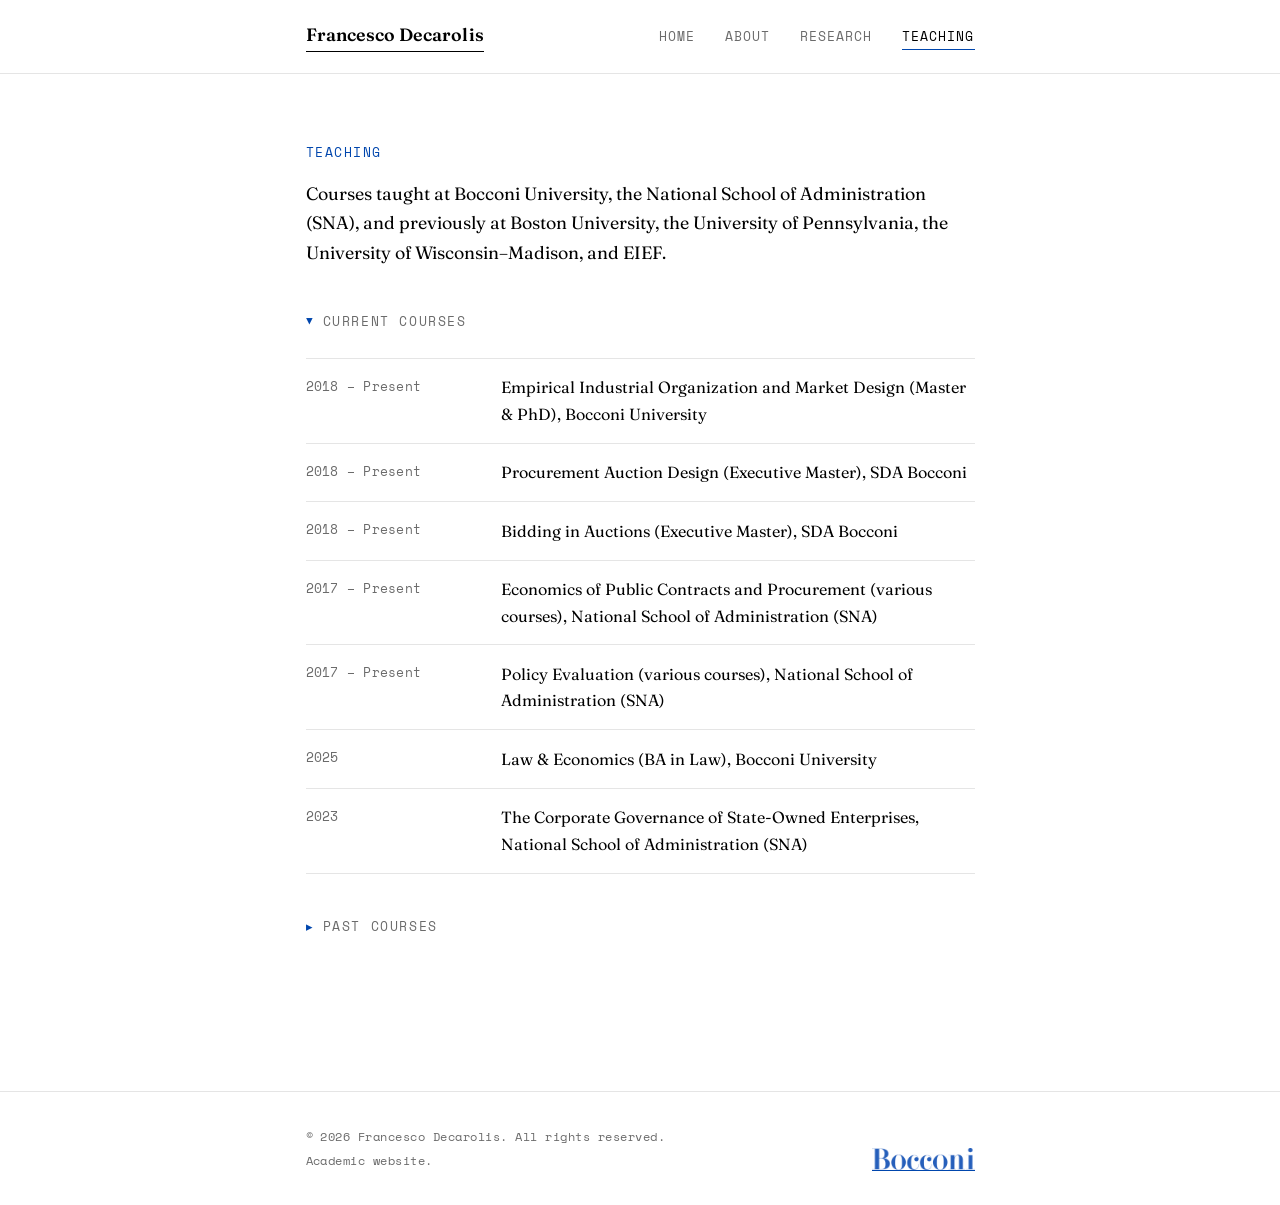
<file: teaching.html>
<!DOCTYPE html>
<html lang="en">
<head>
<meta charset="UTF-8">
<meta name="viewport" content="width=device-width, initial-scale=1.0">
<title>Teaching | Francesco Decarolis</title>
<link rel="preconnect" href="https://fonts.googleapis.com">
<link rel="preconnect" href="https://fonts.gstatic.com" crossorigin>
<link rel="stylesheet" href="https://fonts.googleapis.com/css2?family=Fraunces:ital,opsz,wght@0,9..144,300..900;1,9..144,300..900&family=Space+Mono:wght@400;700&display=swap">
<link rel="stylesheet" href="styles.css">
</head>
<body>

<nav>
  <div class="container">
    <a href="index.html" class="logo">Francesco Decarolis</a>
    <ul class="nav-links">
      <li><a href="index.html" class="nav-link">Home</a></li>
      <li><a href="bio.html" class="nav-link">About</a></li>
      <li><a href="research.html" class="nav-link">Research</a></li>
      <li><a href="teaching.html" class="nav-link active">Teaching</a></li>
    </ul>
  </div>
</nav>

<main>
  <section class="container page-hero">
    <span class="hero-eyebrow">Teaching</span>
    <p>
      Courses taught at Bocconi University, the National School of Administration (SNA), and previously
      at Boston University, the University of Pennsylvania, the University of Wisconsin&ndash;Madison,
      and EIEF.
    </p>
  </section>

  <section class="container cv-section-wrap">
    <details class="cv-section" open>
      <summary class="section-title">Current courses</summary>
      <div class="cv-list">
        <div class="cv-row">
          <span class="cv-year">2018 – Present</span>
          <span class="cv-role">Empirical Industrial Organization and Market Design (Master &amp; PhD), Bocconi University</span>
        </div>
        <div class="cv-row">
          <span class="cv-year">2018 – Present</span>
          <span class="cv-role">Procurement Auction Design (Executive Master), SDA Bocconi</span>
        </div>
        <div class="cv-row">
          <span class="cv-year">2018 – Present</span>
          <span class="cv-role">Bidding in Auctions (Executive Master), SDA Bocconi</span>
        </div>
        <div class="cv-row">
          <span class="cv-year">2017 – Present</span>
          <span class="cv-role">Economics of Public Contracts and Procurement (various courses), National School of Administration (SNA)</span>
        </div>
        <div class="cv-row">
          <span class="cv-year">2017 – Present</span>
          <span class="cv-role">Policy Evaluation (various courses), National School of Administration (SNA)</span>
        </div>
        <div class="cv-row">
          <span class="cv-year">2025</span>
          <span class="cv-role">Law &amp; Economics (BA in Law), Bocconi University</span>
        </div>
        <div class="cv-row">
          <span class="cv-year">2023</span>
          <span class="cv-role">The Corporate Governance of State-Owned Enterprises, National School of Administration (SNA)</span>
        </div>
      </div>
    </details>
  </section>

  <section class="container cv-section-wrap">
    <details class="cv-section">
      <summary class="section-title">Past courses</summary>
      <div class="cv-list">
        <div class="cv-row">
          <span class="cv-year">2018</span>
          <span class="cv-role">Market Law and Regulation (RoME Master), EIEF / LUISS</span>
        </div>
        <div class="cv-row">
          <span class="cv-year">2017</span>
          <span class="cv-role">Empirical Industrial Organization (Graduate), EIEF</span>
        </div>
        <div class="cv-row">
          <span class="cv-year">2013 – 2017</span>
          <span class="cv-role">Empirical Industrial Organization (Graduate), Boston University</span>
        </div>
        <div class="cv-row">
          <span class="cv-year">2012 – 2014</span>
          <span class="cv-role">Statistics for Economics (Undergraduate), Boston University</span>
        </div>
        <div class="cv-row">
          <span class="cv-year">2011 – 2012</span>
          <span class="cv-role">Empirical Industrial Organization (Graduate), University of Pennsylvania</span>
        </div>
        <div class="cv-row">
          <span class="cv-year">2011 – 2012</span>
          <span class="cv-role">Statistics for Economics (Undergraduate), University of Pennsylvania</span>
        </div>
        <div class="cv-row">
          <span class="cv-year">2009 – 2011</span>
          <span class="cv-role">Empirical Industrial Organization (Graduate), University of Wisconsin&ndash;Madison</span>
        </div>
        <div class="cv-row">
          <span class="cv-year">2009 – 2011</span>
          <span class="cv-role">Statistics for Economics (Undergraduate), University of Wisconsin&ndash;Madison</span>
        </div>
      </div>
    </details>
  </section>
</main>

<footer>
  <div class="container">
    <div>
      <p>&copy; 2026 Francesco Decarolis. All rights reserved.</p>
      <p>Academic website.</p>
    </div>
    <a href="https://www.unibocconi.eu/" target="_blank" rel="noopener noreferrer" class="footer-logo" aria-label="Bocconi University">
      <img src="bocconi-logo.png" alt="Bocconi University" loading="lazy" />
    </a>
  </div>
</footer>

<script src="scripts.js"></script>
</body>
</html>
</file>
<file: styles.css>
/* ============================================================
   Francesco Decarolis — academic site
   Minimal: white background, black text, Bocconi-blue accents
   ============================================================ */

:root {
  --color-bg: #ffffff;
  --color-text: #000000;
  --color-strong: #000000;
  --color-muted: #6b6b6b;
  --color-rule: #e5e5e5;
  --color-accent: #0046ad;      /* Bocconi blue — links + active nav */
  --color-accent-hover: #00368a;
  color-scheme: light;

  --font-serif: 'Fraunces', Georgia, 'Times New Roman', serif;
  --font-mono: 'Space Mono', ui-monospace, 'SF Mono', Menlo, monospace;

  --max-width: 720px;
  --gutter: 1.5rem;
}

@media (prefers-color-scheme: dark) {
  :root:not([data-theme="light"]) {
    --color-bg: #0b0d0f;
    --color-text: #e8e8e6;
    --color-strong: #ffffff;
    --color-muted: #9a9a96;
    --color-rule: #2a2c2e;
    --color-accent: #6ea8f0;
    --color-accent-hover: #93c0f5;
    color-scheme: dark;
  }
}

:root[data-theme="dark"] {
  --color-bg: #0b0d0f;
  --color-text: #e8e8e6;
  --color-strong: #ffffff;
  --color-muted: #9a9a96;
  --color-rule: #2a2c2e;
  --color-accent: #6ea8f0;
  --color-accent-hover: #93c0f5;
  color-scheme: dark;
}

/* ---------- Reset / base ---------- */
*,
*::before,
*::after {
  box-sizing: border-box;
  margin: 0;
  padding: 0;
}

html {
  font-size: 17px;
  -webkit-font-smoothing: antialiased;
  -moz-osx-font-smoothing: grayscale;
}

body {
  background: var(--color-bg);
  color: var(--color-text);
  font-family: var(--font-serif);
  font-weight: 380;
  font-optical-sizing: auto;
  line-height: 1.65;
  text-rendering: optimizeLegibility;
}

/* ---------- Container ---------- */
.container {
  max-width: var(--max-width);
  margin: 0 auto;
  padding-left: max(var(--gutter), env(safe-area-inset-left, 0px));
  padding-right: max(var(--gutter), env(safe-area-inset-right, 0px));
}

/* ---------- Navigation ---------- */
nav {
  border-bottom: 1px solid var(--color-rule);
  padding: 1.25rem 0;
  background: var(--color-bg);
}

nav .container {
  display: flex;
  justify-content: space-between;
  align-items: baseline;
  gap: 2rem;
}

.logo {
  font-family: var(--font-serif);
  font-weight: 600;
  font-size: 1.05rem;
  color: var(--color-strong);
  text-decoration: none;
  letter-spacing: 0.01em;
}

.nav-links {
  list-style: none;
  display: flex;
  gap: 1.75rem;
}

.nav-link {
  font-family: var(--font-mono);
  font-size: 0.78rem;
  letter-spacing: 0.08em;
  text-transform: uppercase;
  color: var(--color-muted);
  text-decoration: none;
  padding-bottom: 0.15rem;
  border-bottom: 1px solid transparent;
  transition: color 160ms ease, border-color 160ms ease;
}

.nav-link:hover {
  color: var(--color-accent);
}

.nav-link.active {
  color: var(--color-strong);
  border-bottom-color: var(--color-accent);
}

/* ---------- Main ---------- */
main {
  padding: 4rem 0 5rem;
}

/* ---------- Headings ---------- */
h1 {
  font-family: var(--font-serif);
  font-weight: 600;
  font-size: 1.9rem;
  line-height: 1.2;
  color: var(--color-strong);
  margin-bottom: 2rem;
  letter-spacing: -0.01em;
}

h2 {
  font-family: var(--font-serif);
  font-weight: 600;
  font-size: 1.3rem;
  color: var(--color-strong);
  margin-top: 3rem;
  margin-bottom: 1.5rem;
  padding-bottom: 0.5rem;
  border-bottom: 1px solid var(--color-rule);
}

h3 {
  font-family: var(--font-serif);
  font-weight: 600;
  font-size: 1.15rem;
  color: var(--color-strong);
  line-height: 1.35;
  margin-bottom: 0.4rem;
}

h3 a {
  color: inherit;
  text-decoration: none;
  border-bottom: 1px solid var(--color-rule);
  transition: border-color 160ms ease, color 160ms ease;
}

h3 a:hover {
  color: var(--color-accent);
  border-bottom-color: var(--color-accent);
}

/* ---------- Paragraph ---------- */
p {
  margin-bottom: 1.1rem;
}

strong {
  color: var(--color-strong);
  font-weight: 700;
}

a {
  color: var(--color-accent);
  text-decoration: none;
  border-bottom: 1px solid currentColor;
  transition: color 160ms ease;
}

a:hover {
  color: var(--color-accent-hover);
}

/* ---------- About page ---------- */
.about-grid {
  display: grid;
  grid-template-columns: 180px 1fr;
  gap: 2.5rem;
  align-items: start;
  margin-bottom: 1rem;
}

.about-photo-wrap {
  width: 100%;
  aspect-ratio: 4 / 5;
  overflow: hidden;
  background: #f2f2f2;
}

.about-photo-wrap img {
  width: 100%;
  height: 100%;
  object-fit: cover;
  object-position: center top;
  display: block;
}

.about-photo-placeholder {
  display: flex;
  align-items: center;
  justify-content: center;
  font-family: var(--font-serif);
  font-weight: 600;
  font-size: 2.2rem;
  color: var(--color-muted);
  letter-spacing: 0.02em;
}

.about-photo-meta {
  margin-top: 0.9rem;
  font-family: var(--font-mono);
  font-size: 0.72rem;
  line-height: 1.55;
  color: var(--color-muted);
  letter-spacing: 0.02em;
}

.about-photo-meta strong {
  display: block;
  font-family: var(--font-serif);
  font-size: 0.95rem;
  font-weight: 600;
  color: var(--color-strong);
  margin-bottom: 0.4rem;
  letter-spacing: 0;
}

.about-photo-meta a {
  color: var(--color-muted);
  display: block;
  border: none;
  text-decoration: none;
}

.about-photo-meta a:hover {
  color: var(--color-accent);
}

.mail-icon {
  display: inline-flex !important;
  align-items: center;
  margin-top: 0.5rem;
}

.about-text-col p {
  margin-bottom: 1.25rem;
}

.cv-link {
  display: inline-block;
  font-family: var(--font-mono);
  font-size: 0.78rem;
  letter-spacing: 0.08em;
  text-transform: uppercase;
  color: var(--color-accent);
  border: 1px solid var(--color-accent);
  padding: 0.55rem 1rem;
  text-decoration: none;
  transition: background 160ms ease, color 160ms ease;
}

.cv-link:hover {
  background: var(--color-accent);
  color: #fff;
}

/* ---------- Research page ---------- */
.hero-eyebrow {
  display: block;
  font-family: var(--font-mono);
  font-size: 0.75rem;
  letter-spacing: 0.12em;
  text-transform: uppercase;
  color: var(--color-accent);
  margin-bottom: 1rem;
}

.page-hero p {
  font-size: 1.05rem;
  color: var(--color-text);
  max-width: 38rem;
  margin-bottom: 0;
}

.section {
  margin-top: 3.5rem;
}

.section-title {
  font-family: var(--font-mono);
  font-size: 0.78rem;
  font-weight: 500;
  letter-spacing: 0.12em;
  text-transform: uppercase;
  color: var(--color-muted);
  border-bottom: none;
  padding-bottom: 0;
  margin-top: 0;
  margin-bottom: 2rem;
}

.research-list {
  display: flex;
  flex-direction: column;
}

.research-item {
  padding: 2rem 0;
  border-top: 1px solid var(--color-rule);
}

.research-item:last-child {
  border-bottom: 1px solid var(--color-rule);
}

.research-item .meta {
  display: inline-block;
  font-family: var(--font-mono);
  font-size: 0.7rem;
  letter-spacing: 0.1em;
  text-transform: uppercase;
  color: var(--color-accent);
  margin-bottom: 0.7rem;
}

.research-authors,
.research-journal,
.research-award {
  font-size: 0.92rem;
  color: var(--color-muted);
  margin-bottom: 0.4rem;
}

.research-award {
  color: var(--color-strong);
  font-style: italic;
}

.research-journal {
  font-style: italic;
}

.research-abstract {
  margin-top: 1rem;
  color: var(--color-text);
}

.research-coverage {
  margin-top: 0.8rem;
  font-size: 0.92rem;
  color: var(--color-muted);
}

.research-coverage strong {
  color: var(--color-strong);
}

.research-links {
  margin-top: 0.4rem;
}

.paper-link {
  font-family: var(--font-mono);
  font-size: 0.72rem;
  letter-spacing: 0.08em;
  text-transform: uppercase;
  color: var(--color-accent);
  border: 1px solid var(--color-rule);
  padding: 0.3rem 0.7rem;
  text-decoration: none;
  transition: border-color 160ms ease, color 160ms ease;
}

.paper-link:hover {
  border-color: var(--color-accent);
}

/* ---------- CV / timeline (Bio page) ---------- */
.cv-list {
  display: flex;
  flex-direction: column;
}

.cv-row {
  display: grid;
  grid-template-columns: 170px 1fr;
  gap: 1.5rem;
  padding: 0.9rem 0;
  border-top: 1px solid var(--color-rule);
  font-size: 0.95rem;
}

.cv-row:last-child {
  border-bottom: 1px solid var(--color-rule);
}

.cv-year {
  font-family: var(--font-mono);
  font-size: 0.75rem;
  color: var(--color-muted);
  letter-spacing: 0.02em;
  padding-top: 0.1rem;
}

.cv-role strong {
  color: var(--color-strong);
  font-weight: 600;
}

/* ---------- Compact publication list (Research page) ---------- */
.pub-list {
  list-style: none;
  counter-reset: pub;
  display: flex;
  flex-direction: column;
}

.pub-list li {
  counter-increment: pub;
  padding: 0.75rem 0 0.75rem 2rem;
  border-top: 1px solid var(--color-rule);
  font-size: 0.92rem;
  position: relative;
}

.pub-list li:last-child {
  border-bottom: 1px solid var(--color-rule);
}

.pub-list li::before {
  content: counter(pub) ".";
  position: absolute;
  left: 0;
  font-family: var(--font-mono);
  font-size: 0.75rem;
  color: var(--color-muted);
}

.pub-title a {
  color: var(--color-strong);
  border-bottom: 1px solid var(--color-rule);
}

.pub-title a:hover {
  color: var(--color-accent);
  border-bottom-color: var(--color-accent);
}

.pub-authors,
.pub-venue {
  color: var(--color-muted);
}

.pub-sep {
  color: var(--color-muted);
}

/* ---------- Collapsible CV sections (Bio page) ---------- */
.cv-section-wrap {
  margin-top: 2.5rem;
}

.cv-section summary.section-title {
  cursor: pointer;
  list-style: none;
  display: flex;
  align-items: center;
  gap: 0.5rem;
  margin-bottom: 0;
  user-select: none;
}

.cv-section summary::-webkit-details-marker {
  display: none;
}

.cv-section summary::before {
  content: "\25B8";
  display: inline-block;
  color: var(--color-accent);
  transition: transform 160ms ease;
  font-family: var(--font-mono);
}

.cv-section[open] summary::before {
  transform: rotate(90deg);
}

.cv-section summary:hover {
  color: var(--color-accent);
}

.cv-section .cv-list {
  margin-top: 1.5rem;
}

/* ---------- Footer ---------- */
footer {
  border-top: 1px solid var(--color-rule);
  padding: 2rem 0;
  margin-top: 4rem;
}

footer .container {
  display: flex;
  justify-content: space-between;
  align-items: flex-end;
  gap: 2rem;
}

.footer-logo img {
  height: 22px;
  width: auto;
  opacity: 0.85;
  display: block;
}

.footer-logo:hover img {
  opacity: 1;
}

footer p {
  font-family: var(--font-mono);
  font-size: 0.72rem;
  letter-spacing: 0.04em;
  color: var(--color-muted);
  margin-bottom: 0.25rem;
}

footer p:last-child {
  margin-bottom: 0;
}

/* ---------- Responsive ---------- */
@media (max-width: 640px) {
  html {
    font-size: 16px;
  }

  .about-grid {
    grid-template-columns: 1fr;
    gap: 1.5rem;
  }

  .about-photo-wrap {
    max-width: 180px;
  }

  nav .container {
    flex-direction: column;
    align-items: flex-start;
    gap: 0.75rem;
  }

  .nav-links {
    gap: 1.25rem;
  }

  main {
    padding: 2.5rem 0 3.5rem;
  }

  h1 {
    font-size: 1.6rem;
  }

  .cv-row {
    grid-template-columns: 1fr;
    gap: 0.3rem;
  }

  .pub-list li {
    padding-left: 1.6rem;
  }

  footer .container {
    flex-direction: column;
    align-items: flex-start;
    gap: 1rem;
  }
}
</file>
